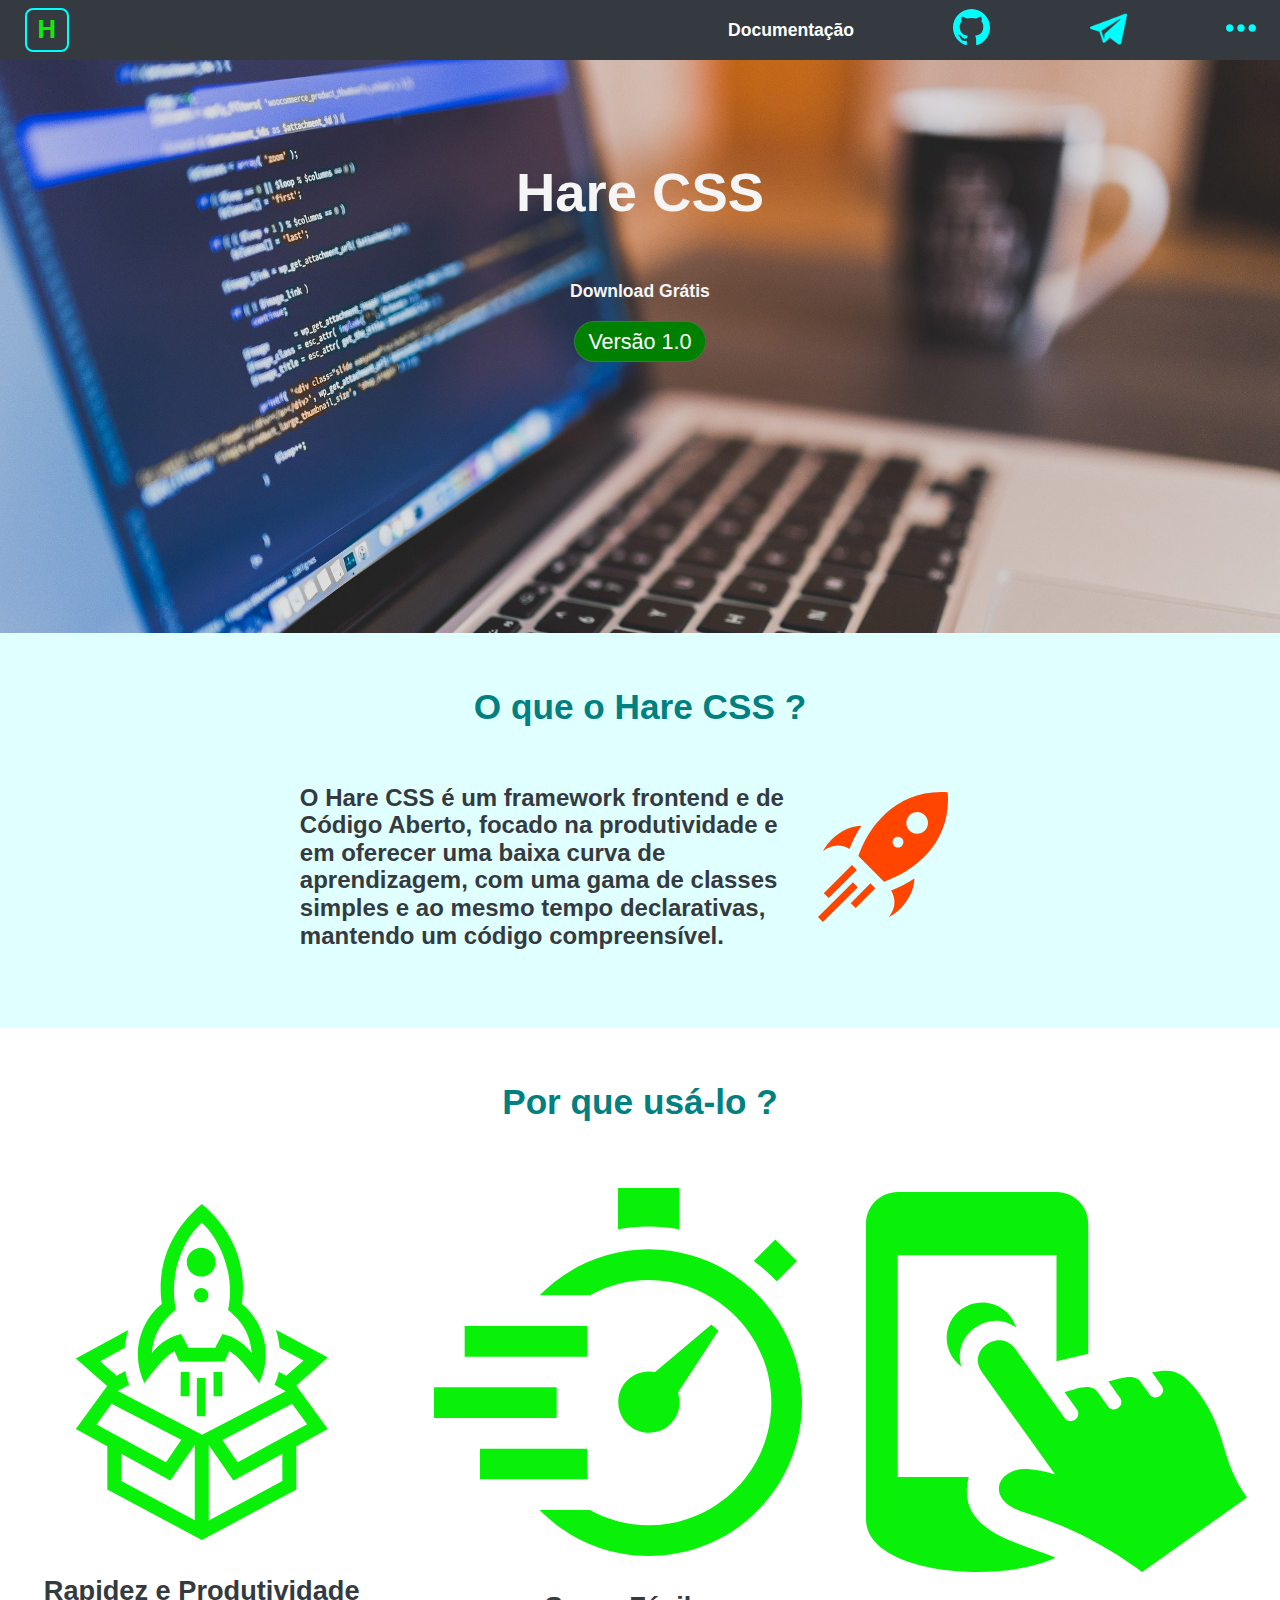
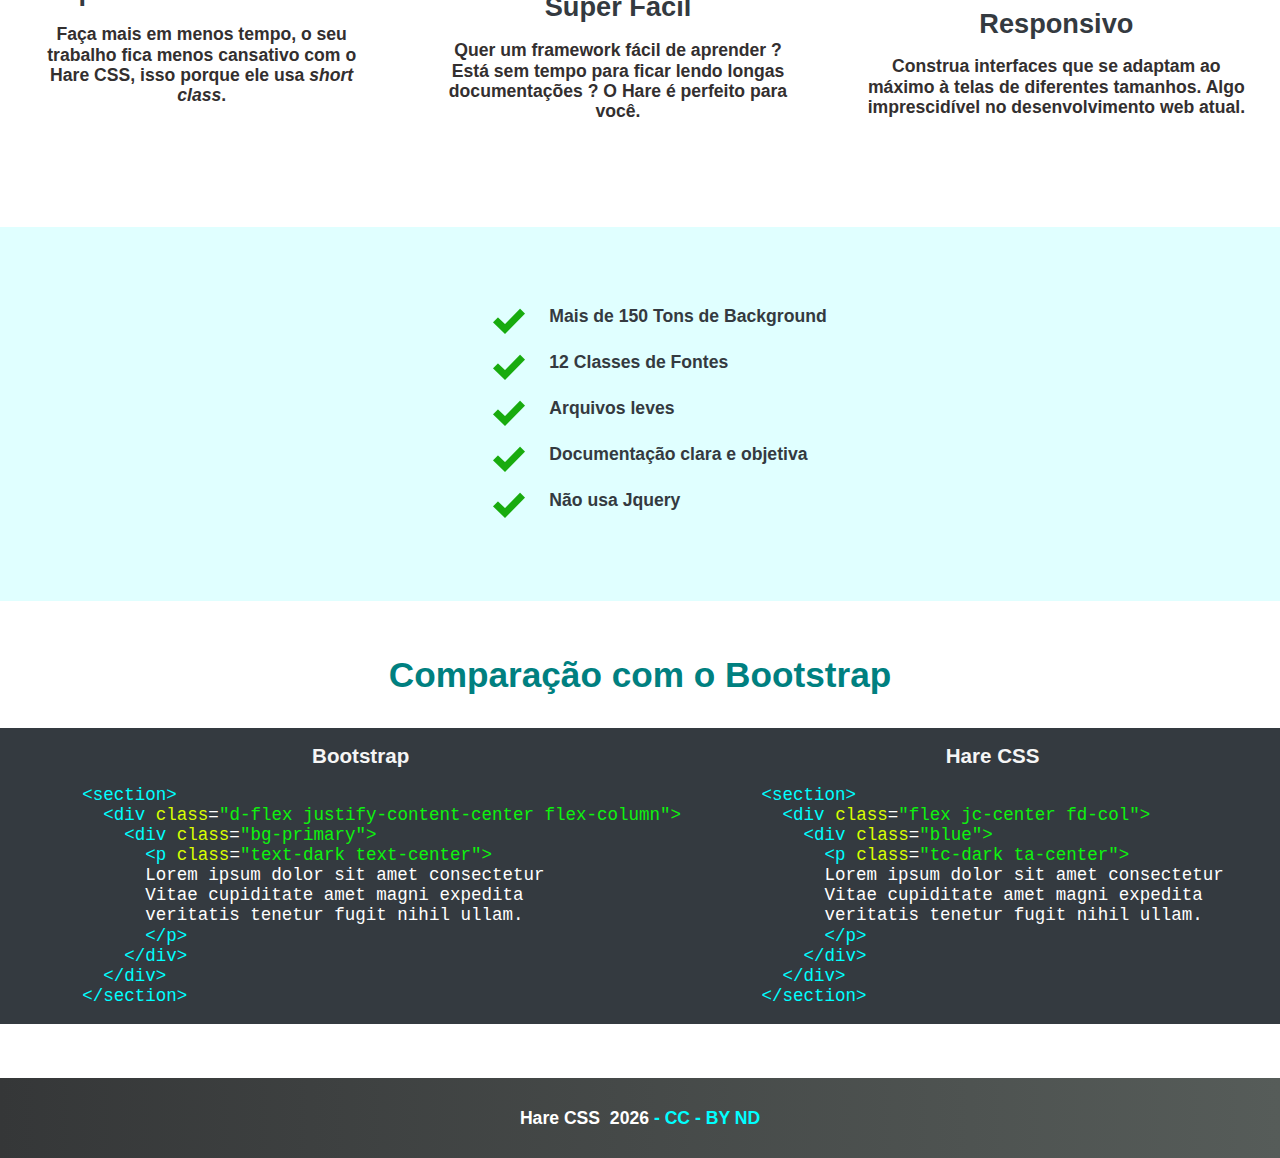
<file: index.html>
<html lang="pt-br">

<head>
    <!-- Global site tag (gtag.js) - Google Analytics -->
    <script async src="https://www.googletagmanager.com/gtag/js?id=UA-102330913-2"></script>
    <script>
        window.dataLayer = window.dataLayer || [];
        function gtag() { dataLayer.push(arguments); }
        gtag('js', new Date());

        gtag('config', 'UA-102330913-2');
    </script>

    <!-- Meta Tags -->
    <meta charset="UTF-8">
    <meta name="author" content="Genildo Lopes">
    <meta name="description" content="O Hare CSS é um framework frontend e de Código Aberto, focado na produtividade e em oferecer
        uma baixa curva de aprendizagem">
    <meta name="viewport" content="width=device-width, initial-scale=1.0">
    <meta http-equiv="X-UA-Compatible" content="ie=edge">

    <title>Hare CSS</title>
    <!-- CSS -->
    <link rel="stylesheet" href="css/normalize.css">
    <link rel="stylesheet" href="css/hare.css">
    <link rel="stylesheet" href="css/hare-colors.css">
    <link rel="stylesheet" href="css/style.css">
    <!-- Icons -->
    <link rel="stylesheet" href="https://fonts.googleapis.com/icon?family=Material+Icons">

    <link rel="shortcut icon" href="imgs/hare-icon.png" type="image/x-icon">

</head>

<body class="whitesmoke">
    <!-- Navbar -->
    <nav class="navbox dark">
        <!-- Brand - Logo -->
        <a href="index.html" class="nav-brand">
            <div class="box-logo">
                <span>H</span>
            </div>
        </a>

        <!-- Links -->
        <div class="nav-list">
            <ul>
                <li>
                    <a href="doc.html">Documentação</a>
                </li>
                <!--<li>
                    <a href="#">Apoie</a>
                </li>-->
                <!-- Github Logo -->
                <li class="lg-only">
                    <a href="https://github.com/GenildoLopes/Hare-UI">
                        <img src="imgs/github.svg" alt="Github Ícone">
                    </a>
                </li>
                <!-- Telegram Logo -->
                <li class="lg-only">
                    <a href="https://t.me/harecss">
                        <img src="imgs/telegram-48.png" style="height: 37px;" alt="Telegram Ícone">
                    </a>
                </li>
                <!-- Open Sidebar -->
                <li class="lg-only">
                    <img src="imgs/menu-round.svg" alt="" id="btn-menu-2">
                </li>
            </ul>
        </div>

        <!-- Button Open NavList -->
        <img src="imgs/menu-6.svg" class="open-menu" alt="Botão Abrir Menu">
    </nav>

    <!-- Aside List -->
    <aside class="sidebar fixed">
        <ul>
            <li>
                <a href="#heights">Alturas</a>
            </li>
            <li>
                <a href="#backgrounds">Backgrounds</a>
            </li>
            <li>
                <a href="#borders">Bordas</a>
            </li>
            <li>
                <a href="#border-radius">Border-Radius</a>
            </li>
            <li>
                <a href="#buttons">Botões</a>
            </li>
            <li>
                <a href="#cards">Cards</a>
            </li>
            <li>
                <a href="#columns">Colunas</a>
            </li>
            <li>
                <a href="#text-colors">Cores de Texto</a>
            </li>
            <li>
                <a href="#display">Display</a>
            </li>
            <li>
                <a href="#flexbox">Flexbox</a>
            </li>
            <li>
                <a href="#fonts">Fontes</a>
            </li>
            <li>
                <a href="#forms">Formulários</a>
            </li>
            <li>
                <a href="#images">Imagens</a>
            </li>
            <li>
                <a href="#links">Links</a>
            </li>
            <li>
                <a href="#margins">Margens / Paddings</a>
            </li>
            <li>
                <a href="#navbar">Navbar</a>
            </li>
            <li>
                <a href="#overflow">Overflow</a>
            </li>
            <li>
                <a href="#positions">Posições</a>
            </li>
            <li>
                <a href="#shadows">Sombras</a>
            </li>
            <li>
                <a href="#tables">Tabelas</a>
            </li>
            <li>
                <a href="#screens">Telas</a>
            </li>
        </ul>
    </aside>

    <!-- First Section -->
    <section class="section-1">
        <div class="w-100 pt-3 ta-center">
            <h1>Hare CSS</h1>
            <div class="m-1">
                <span>Download Grátis</span>
            </div>

            <!-- Btn for download page -->
            <a href="downloads.html">
                <button class="btn br-3 btn-lg green" id="btn-modal">Versão 1.0</button>
            </a>

        </div>
    </section>

    <!-- Section 2 -->
    <section class="light-cyan">
        <h2>O que o Hare CSS ?</h2>
        <div class="flex jc-center fd-sm-col pl-2 pr-2">
            <div class="fz-1h lg-40">
                <p class="p-sm-1">
                    O Hare CSS é um framework frontend e de Código Aberto, focado na produtividade e em oferecer
                    uma baixa curva de aprendizagem, com uma gama de classes simples e ao mesmo tempo declarativas,
                    mantendo um código compreensível.
                </p>
            </div>
            <div class="p-2 ml-sm-5">
                <img src="imgs/rocket-14.svg" alt="">
            </div>
        </div>
    </section>

    <!-- Section 3 (Features)-->
    <section id="cards">
        <h2>Por que usá-lo ?</h2>
        <!-- Cards -->
        <div class="box-card">
            <!-- Item 1 -->
            <div class="card-item">
                <img src="imgs/product-6.svg" alt="">
                <span>Rapidez e Produtividade</span>
                <p>
                    Faça mais em menos tempo, o seu trabalho fica menos cansativo com o Hare CSS, isso porque
                    ele usa <i>short class</i>.
                </p>
            </div>
            <!-- Item 2 -->
            <div class="card-item">
                <img src="imgs/time-19.svg" alt="">
                <span>Super Fácil</span>
                <p>
                    Quer um framework fácil de aprender ? Está sem tempo para ficar lendo longas documentações ? O Hare
                    é perfeito para você.
                </p>
            </div>
            <!-- Item 3 -->
            <div class="card-item">
                <img src="imgs/smartphone.svg" alt="">
                <span>Responsivo</span>
                <p>
                    Construa interfaces que se adaptam ao máximo à telas de diferentes tamanhos.
                    Algo imprescidível no desenvolvimento web atual.
                </p>
            </div>
        </div>
    </section>

    <!-- Section 4 -->
    <section class="light-cyan">
        <div class="flex fd-col centralize">
            <ul class="sec-4-list md-60 sm-90">
                <li>
                    <img src="imgs/checkmark-32.png" class="ckecks" alt="">
                    <span>Mais de 150 Tons de Background</span>
                </li>
                <li>
                    <img src="imgs/checkmark-32.png" class="ckecks" alt="">
                    <span>12 Classes de Fontes</span>
                </li>
                <li>
                    <img src="imgs/checkmark-32.png" class="ckecks" alt="">
                    <span>Arquivos leves</span>
                </li>
                <li>
                    <img src="imgs/checkmark-32.png" class="ckecks" alt="">
                    <span>Documentação clara e objetiva</span>
                </li>
                <li>
                    <img src="imgs/checkmark-32.png" class="ckecks" alt="">
                    <span>Não usa Jquery</span>
                </li>
            </ul>
        </div>
    </section>

    <!-- Section 5 -->
    <section class="sm-none">
        <h2>Comparação com o Bootstrap</h2>
        <div class="row fd-md-col jc-around pl-1 dark">
            <!-- Col 1 -->
            <div>
                <h3>Bootstrap</h3>

                <!-- Code -->
                <pre>
    <code class="tags-name">&lt;section&gt;</code>
      <code class="tags-name">&lt;div </code><code class="att-class">class</code><code class="equal">=</code><code class="class-name">&quot;d-flex justify-content-center flex-column&quot;&gt;</code>
        <code class="tags-name">&lt;div </code><code class="att-class">class</code><code
            class="equal">=</code><code class="class-name">&quot;bg-primary&quot;&gt;</code>
          <code class="tags-name">&lt;p </code><code class="att-class">class</code><code
          class="equal">=</code><code
          class="class-name">&quot;text-dark&nbsp;text-center&quot;&gt;</code>
          Lorem ipsum dolor sit amet consectetur
          Vitae cupiditate amet magni expedita
          veritatis tenetur fugit nihil ullam.
          <code class="tags-name">&lt;/p&gt;</code>
        <code class="tags-name">&lt;/div&gt;</code>
      <code class="tags-name">&lt;/div&gt;</code>
    <code class="tags-name">&lt;/section&gt;</code>
</pre>
                <!-- End Code -->
            </div>

            <!-- Col 2 -->
            <div class="pl-2 pr-2">
                <h3>Hare CSS</h3>

                <!-- Code -->
                <pre>
<code class="tags-name">&lt;section&gt;</code>
  <code class="tags-name">&lt;div </code><code class="att-class">class</code><code class="equal">=</code><code class="class-name">&quot;flex jc-center fd-col&quot;&gt;</code>
    <code class="tags-name">&lt;div </code><code class="att-class">class</code><code
        class="equal">=</code><code class="class-name">&quot;blue&quot;&gt;</code>
      <code class="tags-name">&lt;p </code><code class="att-class">class</code><code
      class="equal">=</code><code
      class="class-name">&quot;tc-dark&nbsp;ta-center&quot;&gt;</code>
      Lorem ipsum dolor sit amet consectetur
      Vitae cupiditate amet magni expedita
      veritatis tenetur fugit nihil ullam.
      <code class="tags-name">&lt;/p&gt;</code>
    <code class="tags-name">&lt;/div&gt;</code>
  <code class="tags-name">&lt;/div&gt;</code>
<code class="tags-name">&lt;/section&gt;</code>
</pre>
                <!-- End Code -->
            </div>
        </div>
    </section>
    <!-- Footer -->
    <footer class="h-5r">
        <div class="flex centralize vw-100 h-100 tc-white">
            <div class="flex">
                <span>Hare CSS &nbsp;</span>
                <span id="box-year"></span>
                <a href="">
                    <span>&nbsp;- CC - BY ND</span>
                </a>
            </div>
        </div>
    </footer>

    <!-- JS -->
    <script src="js/navbar.js"></script>
    <script src="js/script.js"></script>
    <script src="js/foot.js"></script>

</body>

</html>
</file>
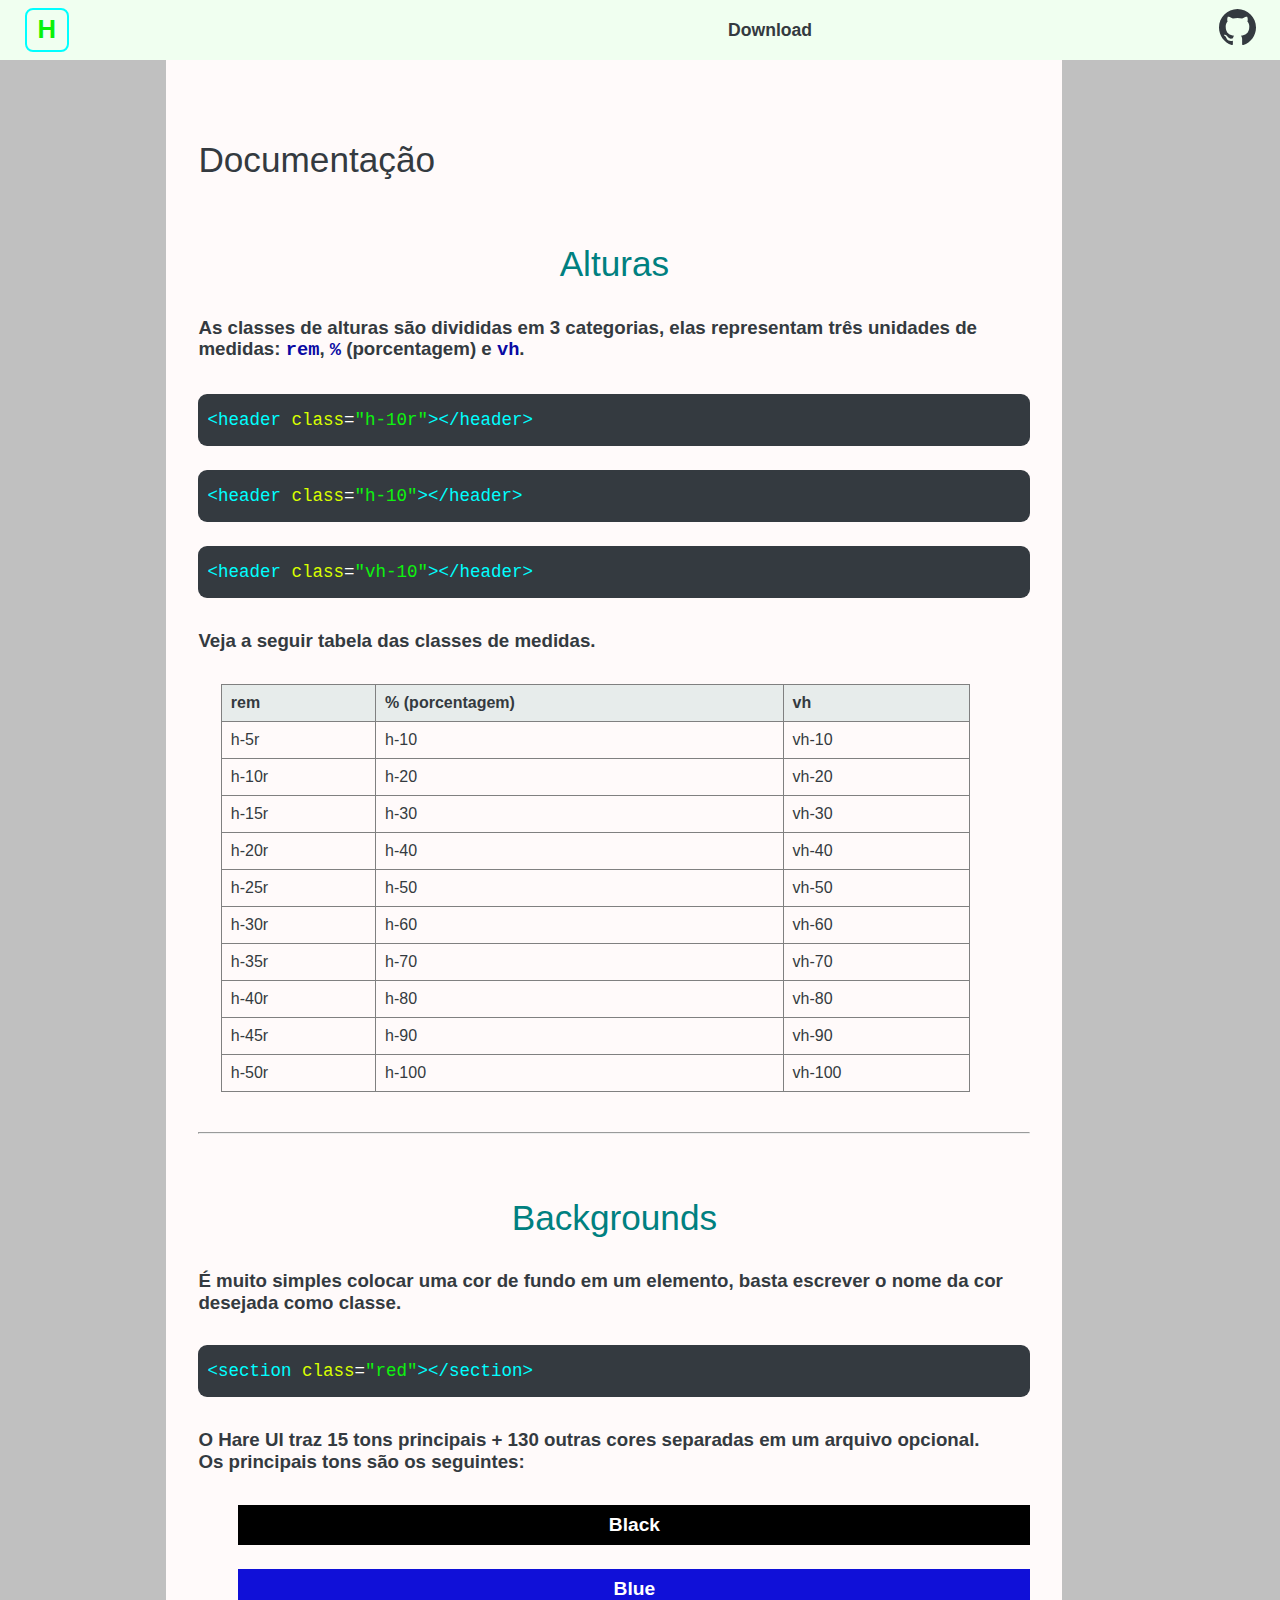
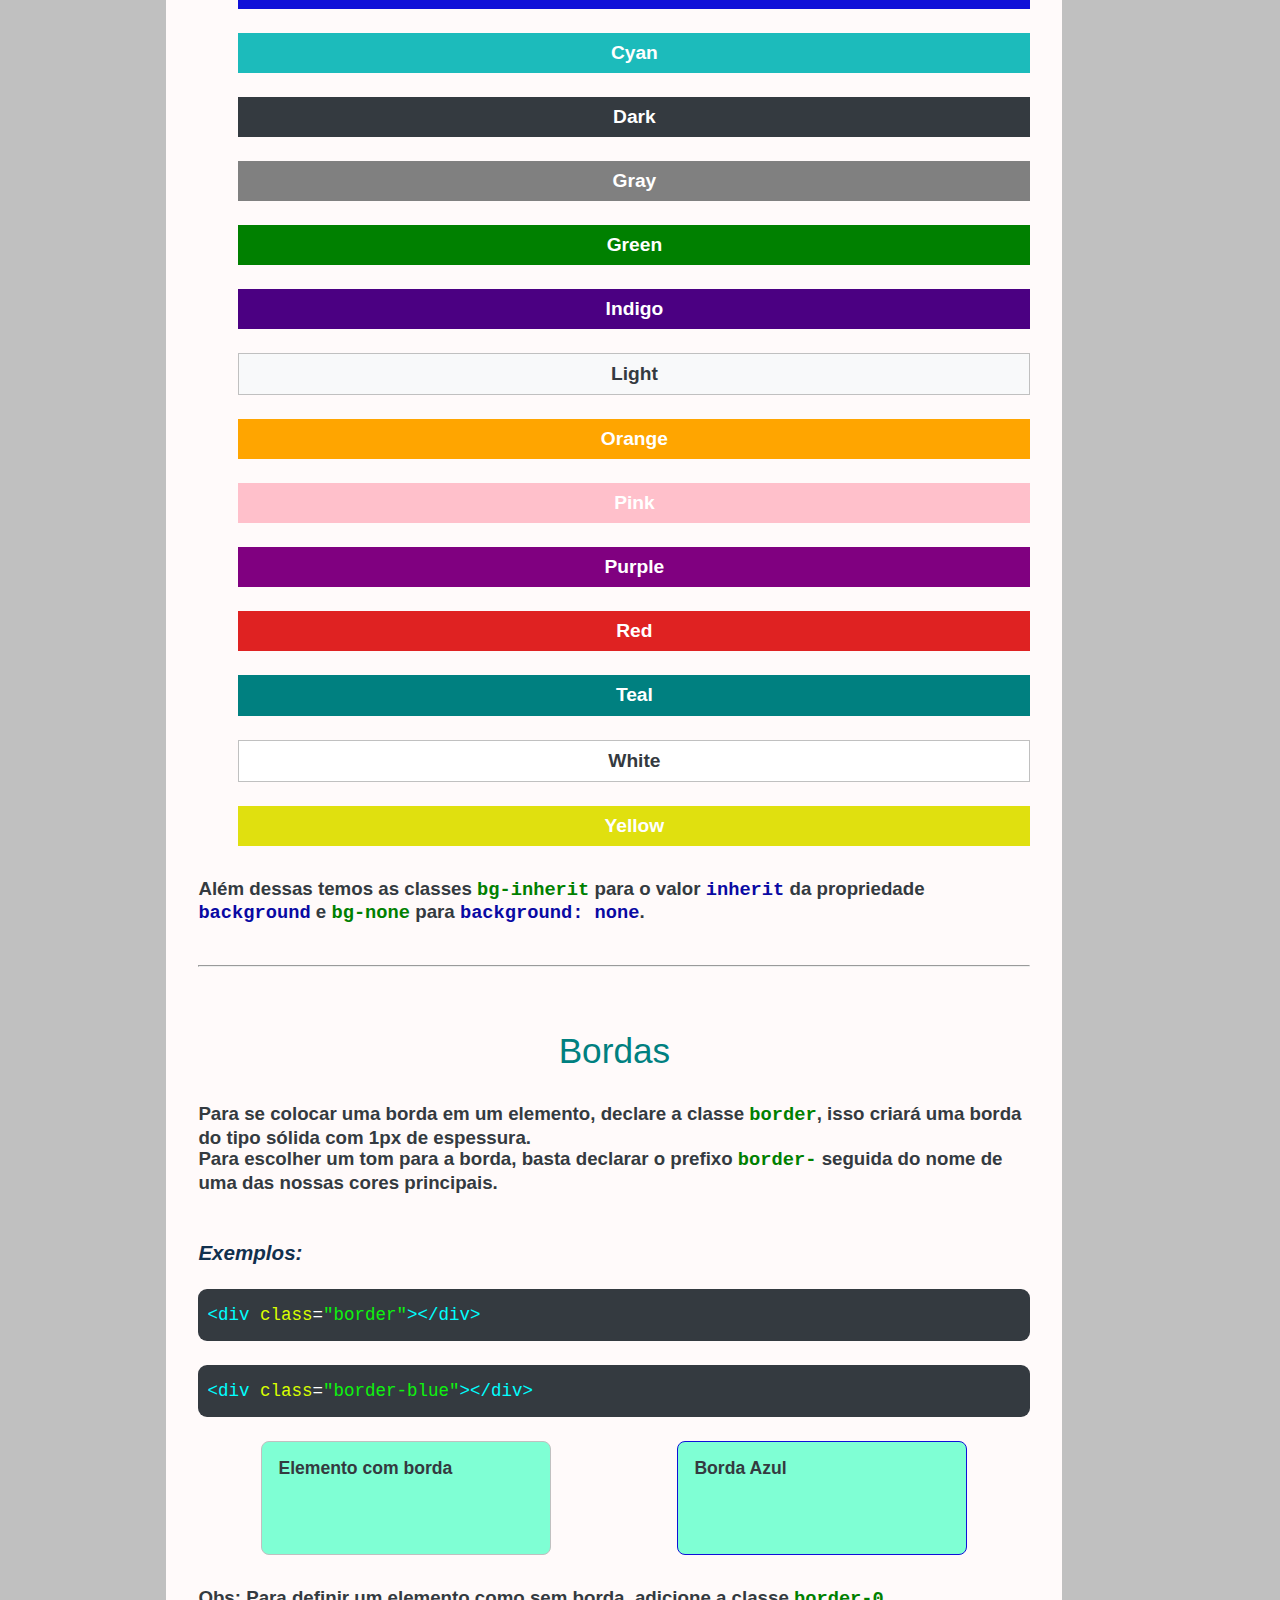
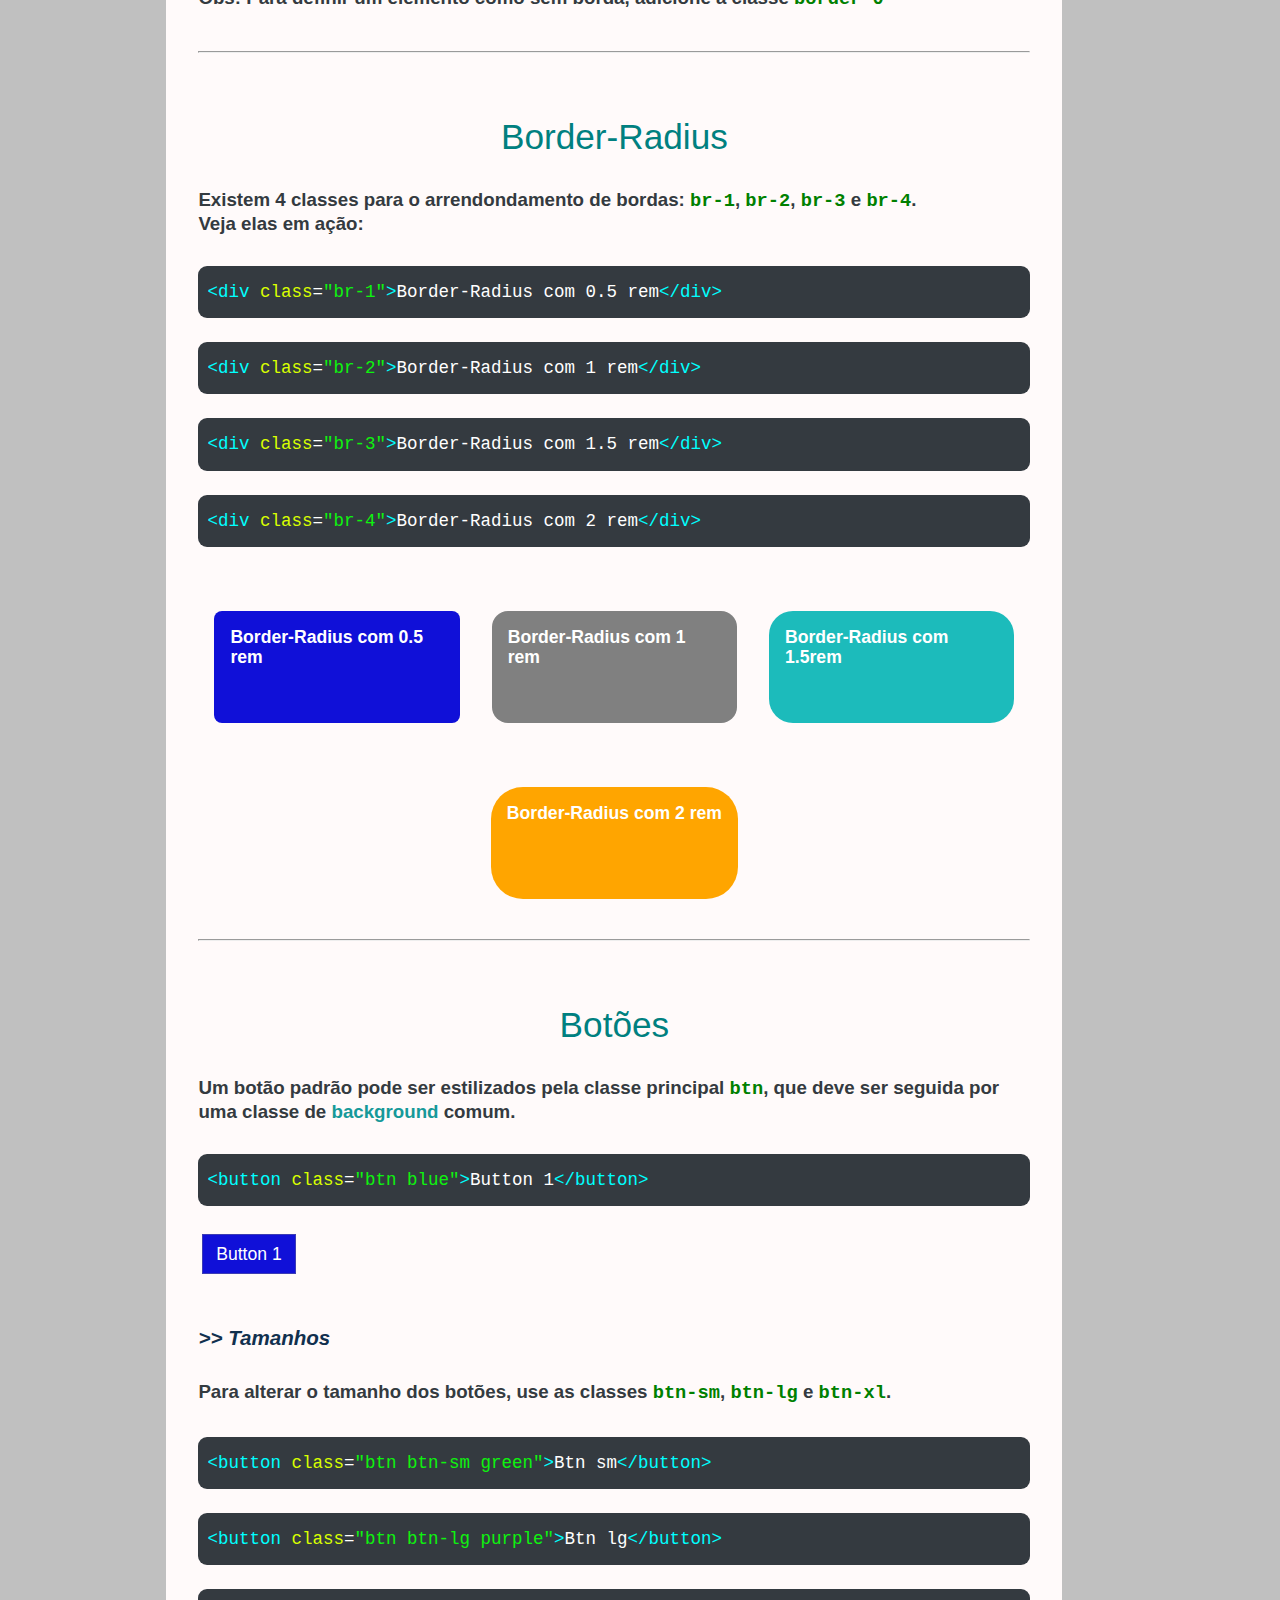
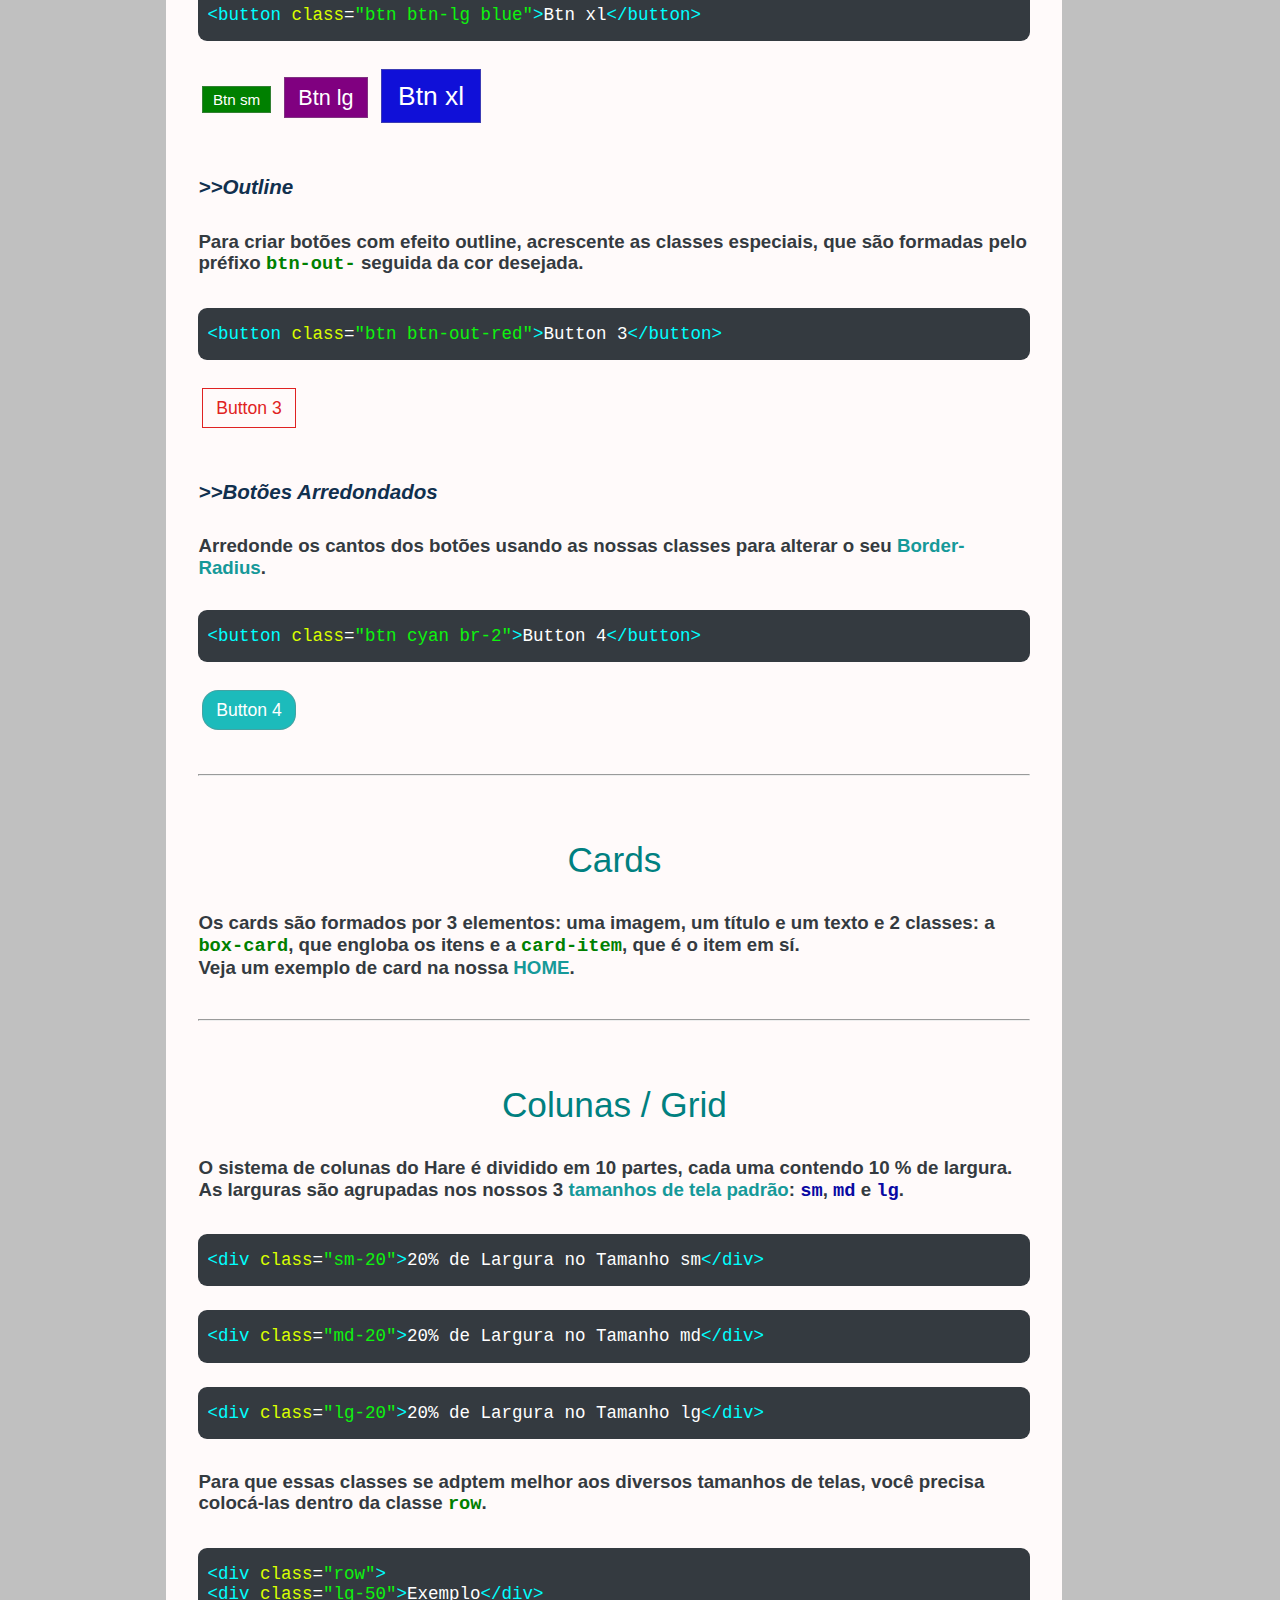
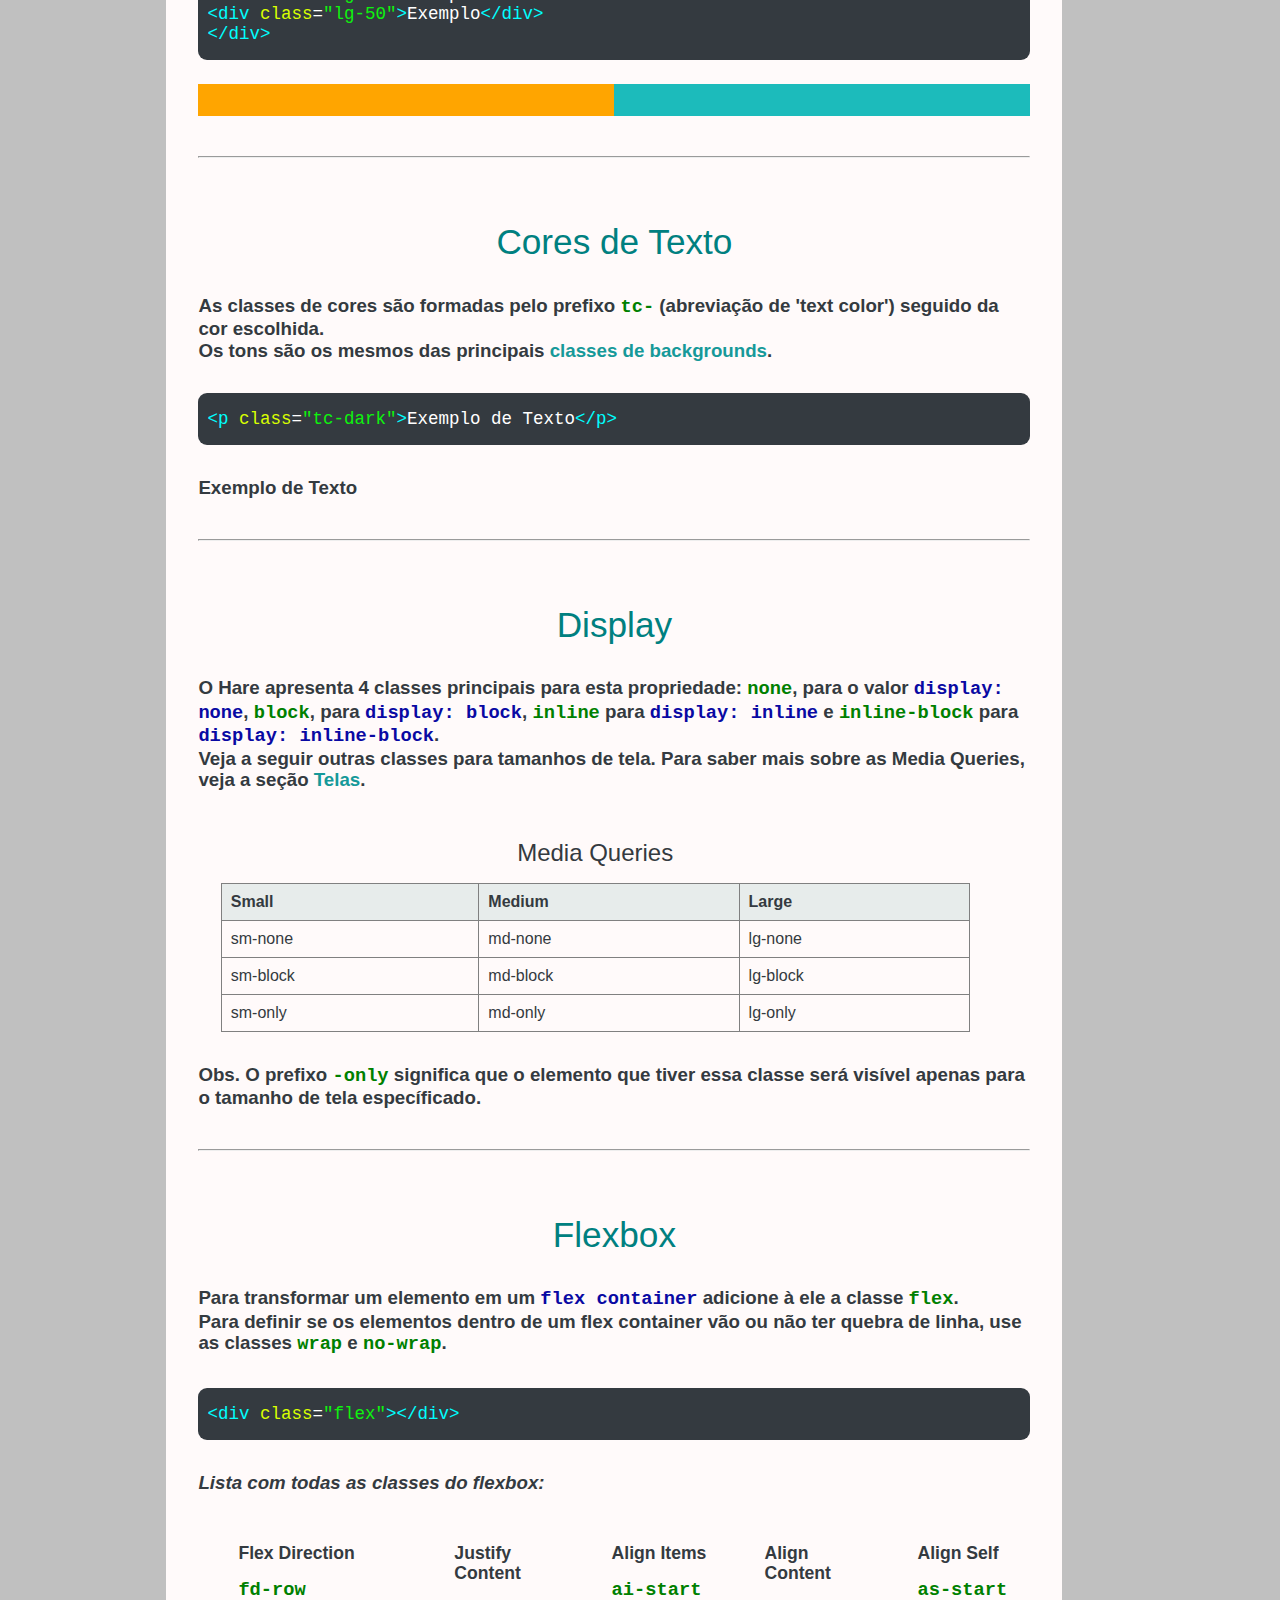
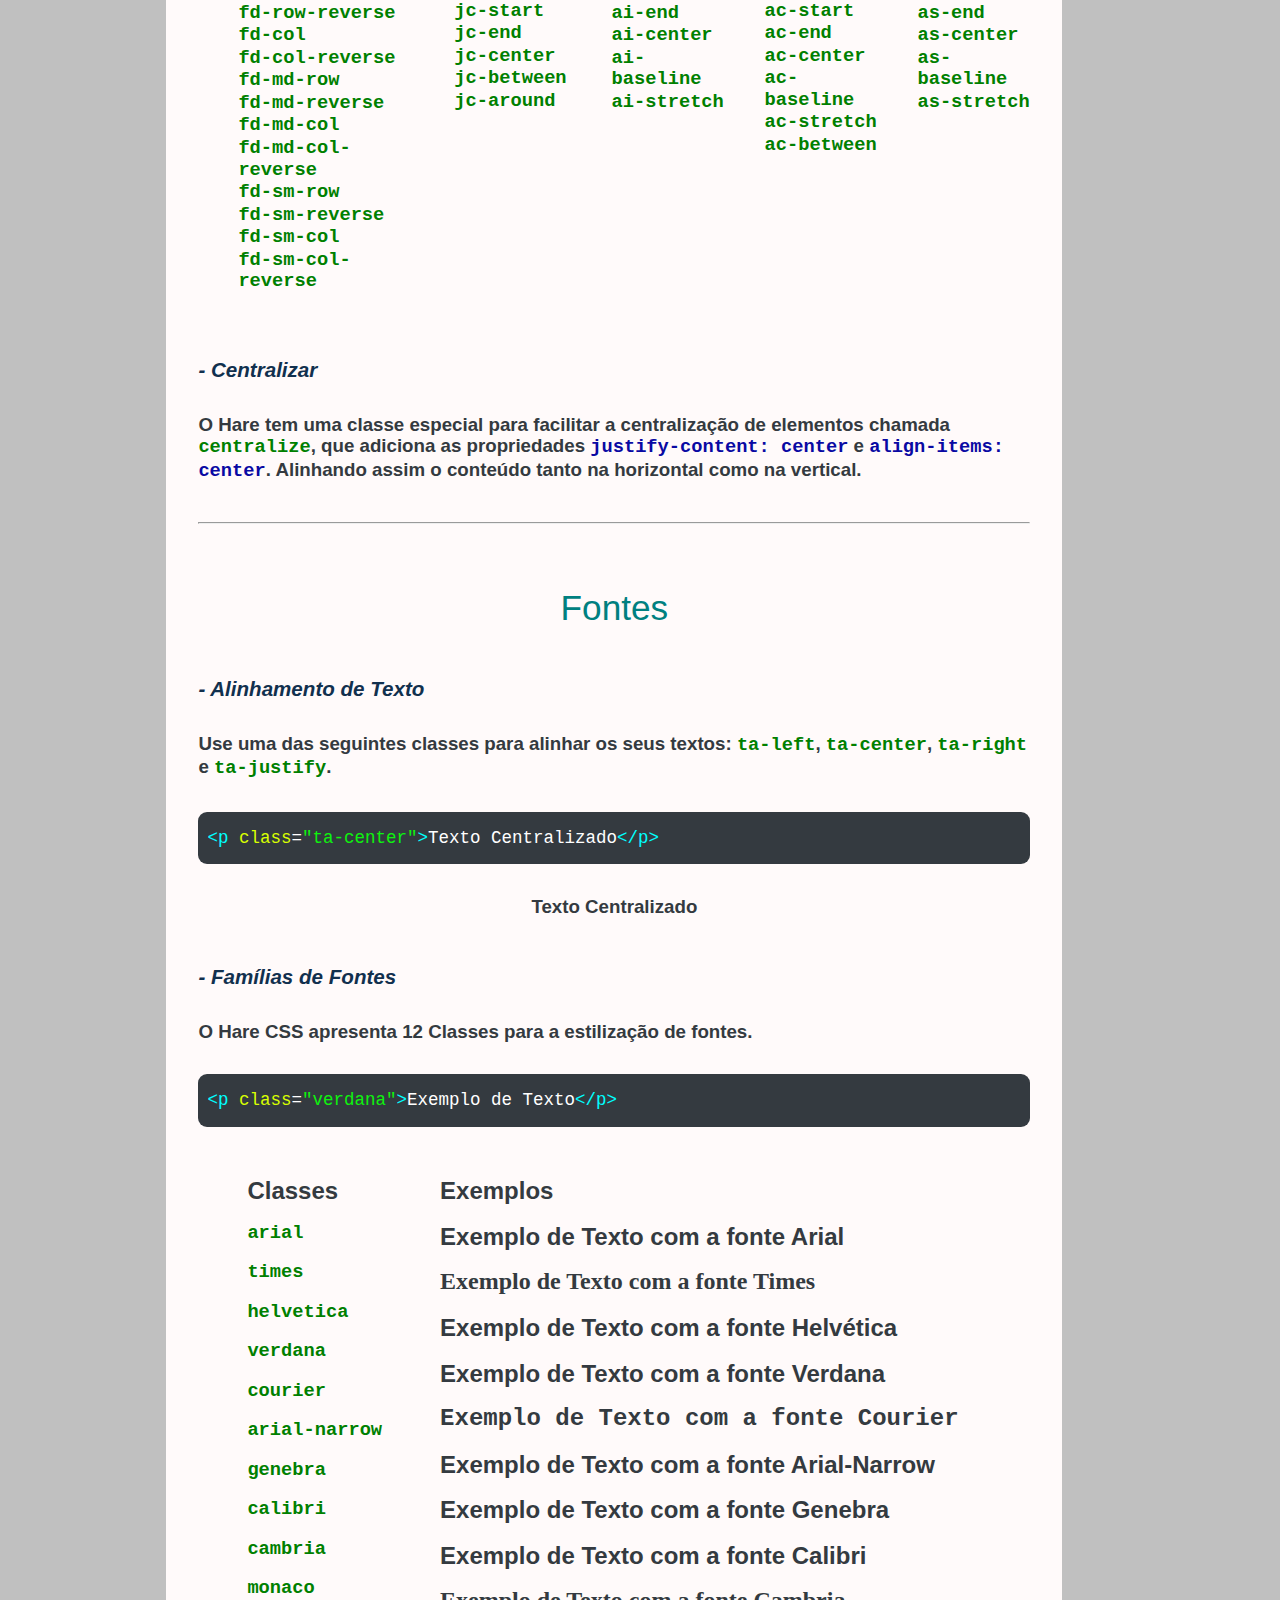
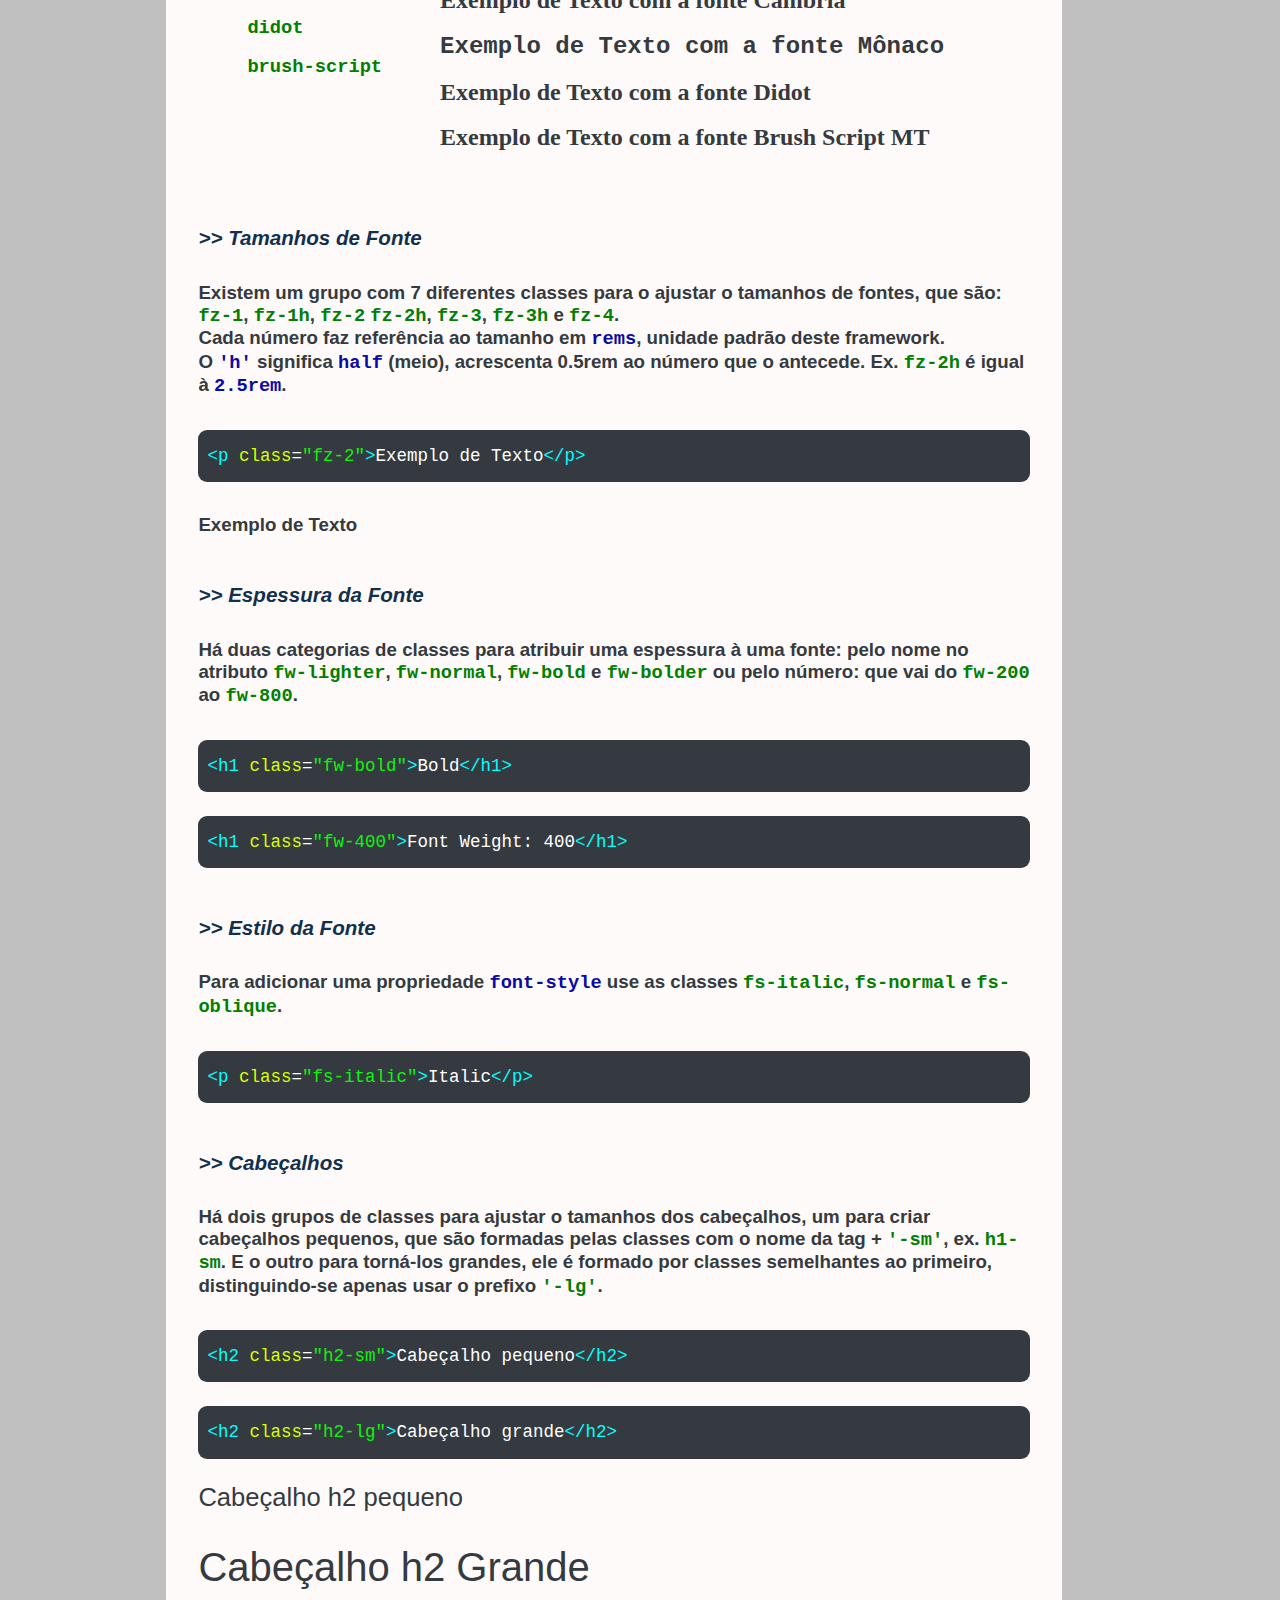
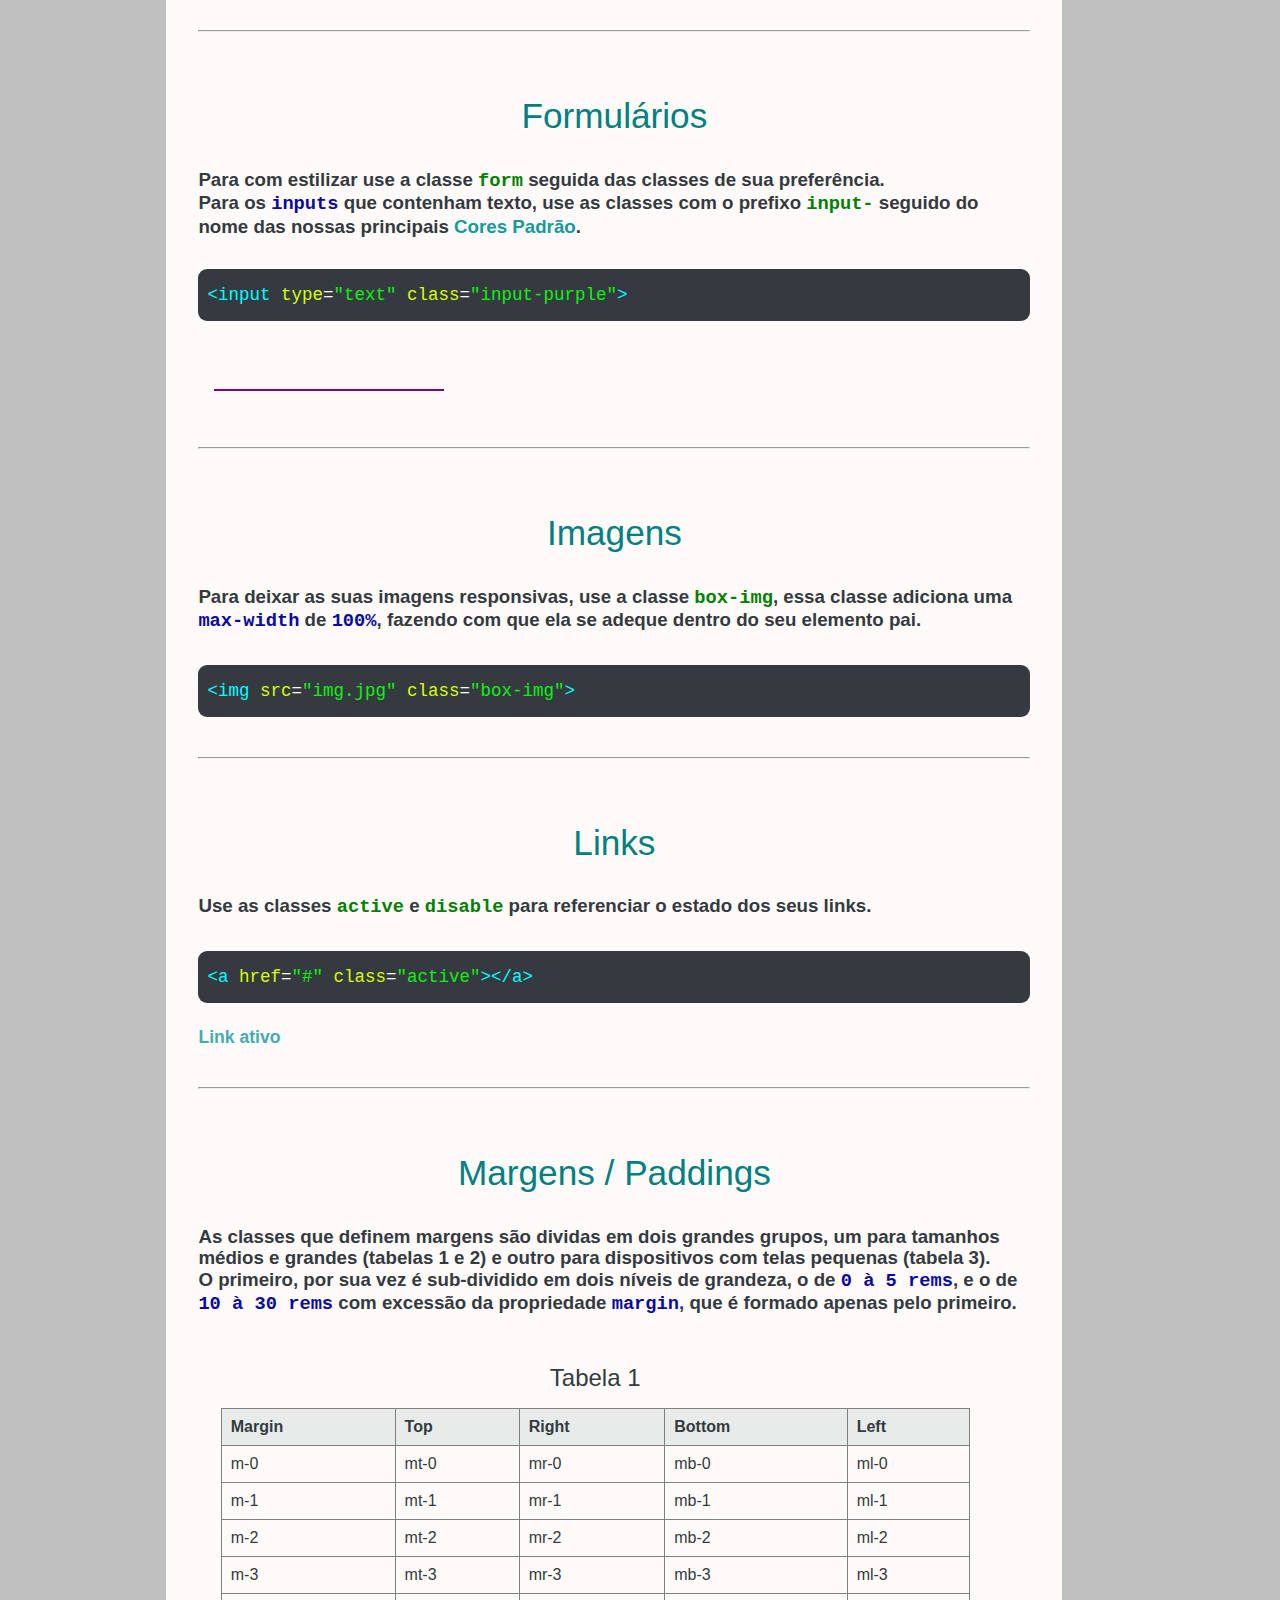
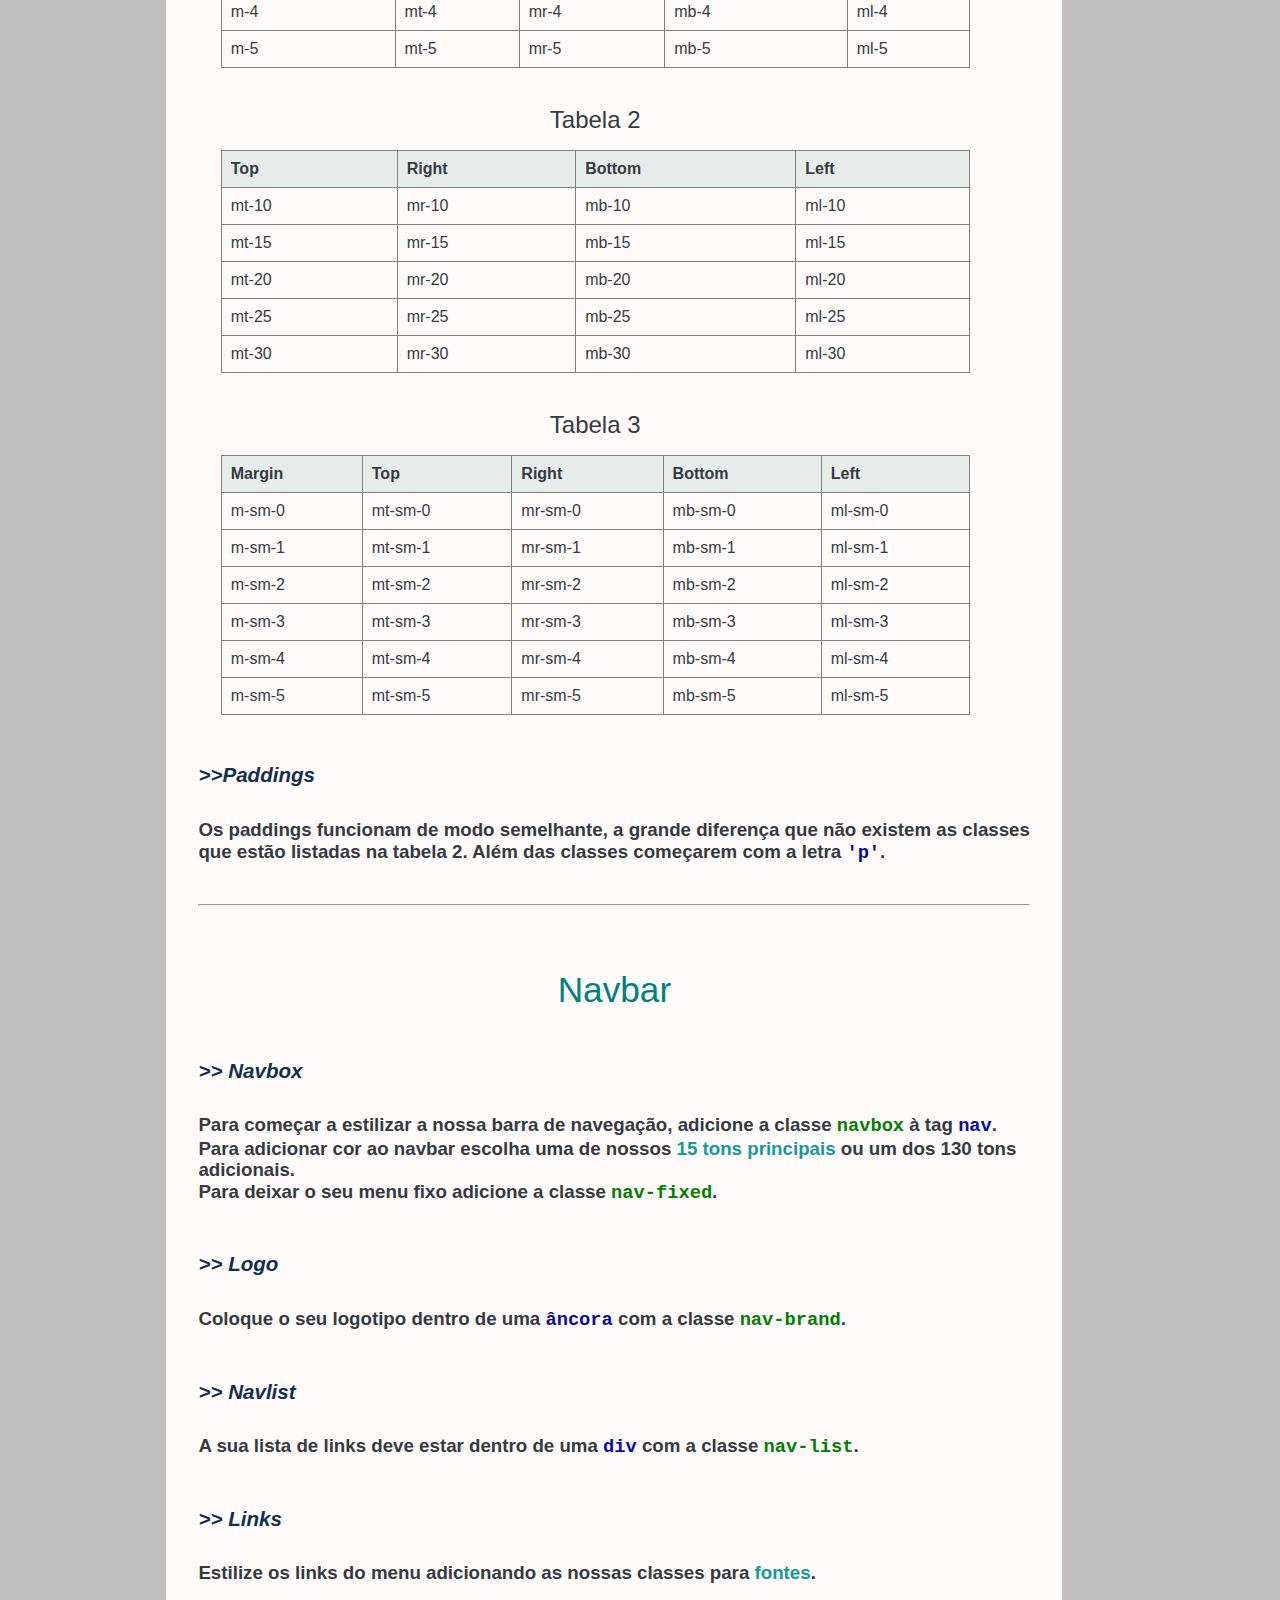
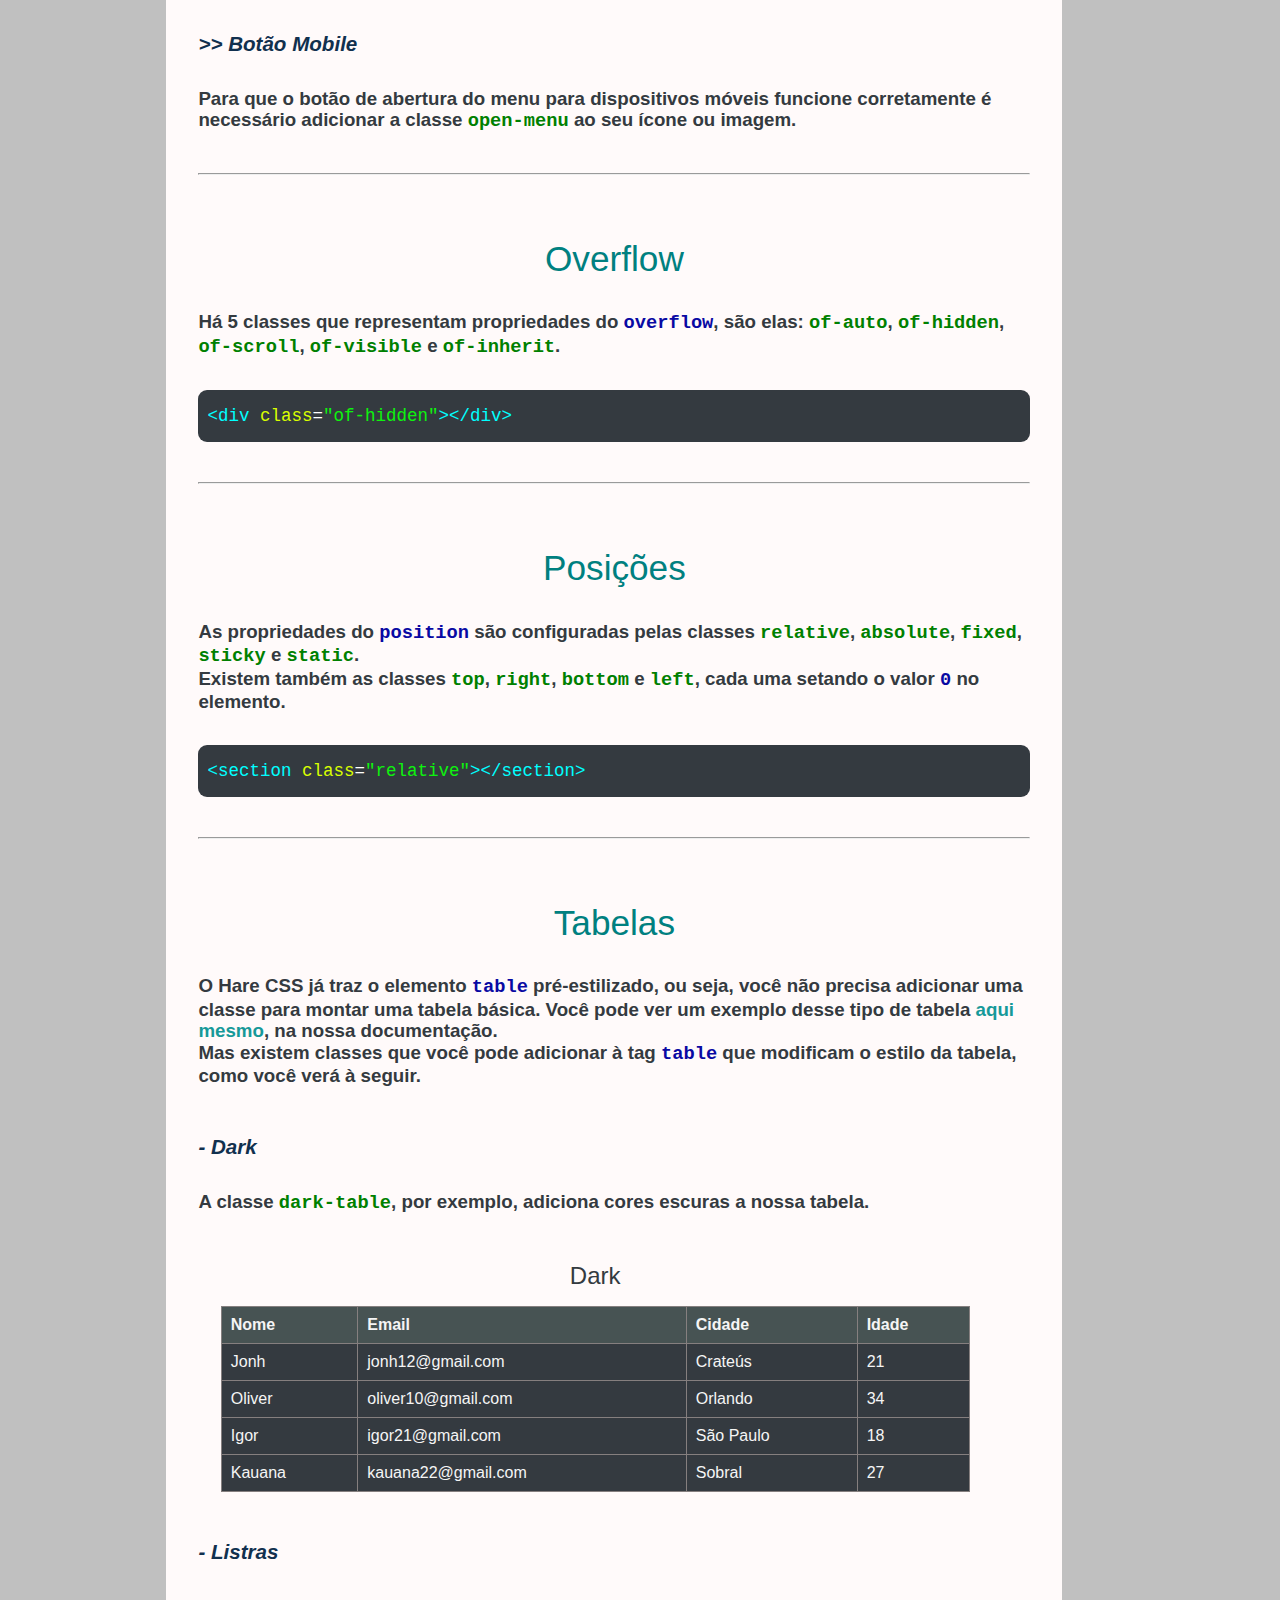
<file: doc.html>
<html lang="pt-br">

    <head>
        <!-- Global site tag (gtag.js) - Google Analytics -->
        <script async src="https://www.googletagmanager.com/gtag/js?id=UA-102330913-2"></script>
        <script>
        window.dataLayer = window.dataLayer || [];
        function gtag(){dataLayer.push(arguments);}
        gtag('js', new Date());
    
        gtag('config', 'UA-102330913-2');
        </script>
    
        <!-- Meta Tags -->
        <meta charset="UTF-8">
        <meta name="author" content="Genildo Lopes">
        <meta name="description" content="O Hare CSS é um framework frontend e de Código Aberto, focado na produtividade e em oferecer
        uma baixa curva de aprendizagem">
        <meta name="viewport" content="width=device-width, initial-scale=1.0">
        <meta http-equiv="X-UA-Compatible" content="ie=edge">
        
        <title>Hare CSS</title>
        <!-- CSS -->
        <link rel="stylesheet" href="css/normalize.css">
        <link rel="stylesheet" href="css/hare.css">
        <link rel="stylesheet" href="css/hare-colors.css">
        <link rel="stylesheet" href="css/style.css">
        <!-- Icons -->
        <link rel="stylesheet" href="https://fonts.googleapis.com/icon?family=Material+Icons">
    
        <link rel="shortcut icon" href="imgs/hare-icon.png" type="image/x-icon">
    
    </head>
<body class="silver">

<!-- Navbar -->
<nav class="navbox honey-dew">
<!-- Brand - Logo -->
<a href="#" class="nav-brand">
    <div class="box-logo">
        <span>H</span>
    </div>
</a>

<!-- Links -->
<div class="nav-list">
    <ul>
        <li>
            <a href="downloads.html" class="tc-dark">Download</a>
        </li>
        <li class="lg-only">
            <a href="https://github.com/GenildoLopes/Hare-UI">
                <img src="imgs/github-dark.svg" alt="Github Ícone">
            </a>
        </li>
    </ul>
</div>

<!-- Btn Open Menu Mob -->
<img src="imgs/menu-dark.svg" class="open-menu" alt="Botão Abrir Menu">
</nav>

<!-- Btn Aside -->
<img src="imgs/menu-10.png" id="btn-aside" alt="Botão Abrir Sidebar">

<!-- Aside List -->
<aside class="sidebar fixed" id="sidebar">
<ul>
    <li>
        <a href="#heights">Alturas</a>
    </li>
    <li>
        <a href="#backgrounds">Backgrounds</a>
    </li>
    <li>
        <a href="#borders">Bordas</a>
    </li>
    <li>
        <a href="#border-radius">Border-Radius</a>
    </li>
    <li>
        <a href="#buttons">Botões</a>
    </li>
    <li>
        <a href="#cards">Cards</a>
    </li>
    <li>
        <a href="#columns">Colunas</a>
    </li>
    <li>
        <a href="#text-colors">Cores de Texto</a>
    </li>
    <li>
        <a href="#display">Display</a>
    </li>
    <li>
        <a href="#flexbox">Flexbox</a>
    </li>
    <li>
        <a href="#fonts">Fontes</a>
    </li>
    <li>
        <a href="#forms">Formulários</a>
    </li>
    <li>
        <a href="#images">Imagens</a>
    </li>
    <li>
        <a href="#links">Links</a>
    </li>
    <li>
        <a href="#margins">Margens / Paddings</a>
    </li>
    <li>
        <a href="#navbar">Navbar</a>
    </li>
    <li>
        <a href="#overflow">Overflow</a>
    </li>
    <li>
        <a href="#positions">Posições</a>
    </li>
    <li>
        <a href="#shadows">Sombras</a>
    </li>
    <li>
        <a href="#tables">Tabelas</a>
    </li>
    <li>
        <a href="#screens">Telas</a>
    </li>
</ul>
</aside>
<!-- Content -->
<main class="main snow md-90 p-2">
<h1 class="mt-3 mb-3 fw-lighter">Documentação</h1>

<div class="box-item" id="heights">
    <h2>Alturas</h2>
    <p>
        As classes de alturas são divididas em 3 categorias, elas representam três unidades de medidas:
        <code class="prop-name">rem</code>, <code class="prop-name">%</code> (porcentagem) e <code class="prop-name">vh</code>.
    </p>
<pre>
<code class="tags-name">&lt;header </code><code class="att-class">class</code><code class="equal">=</code><code class="class-name">&quot;h-10r&quot;</code><code class="tags-name">&gt;</code><code class="tags-name">&lt;/header&gt;</code>
</pre>

<pre>
<code class="tags-name">&lt;header </code><code class="att-class">class</code><code class="equal">=</code><code class="class-name">&quot;h-10&quot;</code><code class="tags-name">&gt;</code><code class="tags-name">&lt;/header&gt;</code>
</pre>

<pre>
<code class="tags-name">&lt;header </code><code class="att-class">class</code><code class="equal">=</code><code class="class-name">&quot;vh-10&quot;</code><code class="tags-name">&gt;</code><code class="tags-name">&lt;/header&gt;</code>
</pre>

    <p>
        Veja a seguir tabela das classes de medidas.
    </p>

    <table>
        <thead>
            <tr>
                <th>rem</th>
                <th>% (porcentagem)</th>
                <th>vh</th>
            </tr>
        </thead>
        <tbody>
            <tr>
                <td>h-5r</td>
                <td>h-10</td>
                <td>vh-10</td>
            </tr>
            <tr>
                <td>h-10r</td>
                <td>h-20</td>
                <td>vh-20</td>
            </tr>
            <tr>
                <td>h-15r</td>
                <td>h-30</td>
                <td>vh-30</td>
            </tr>
            <tr>
                <td>h-20r</td>
                <td>h-40</td>
                <td>vh-40</td>
            </tr>
            <tr>
                <td>h-25r</td>
                <td>h-50</td>
                <td>vh-50</td>
            </tr>
            <tr>
                <td>h-30r</td>
                <td>h-60</td>
                <td>vh-60</td>
            </tr>
            <tr>
                <td>h-35r</td>
                <td>h-70</td>
                <td>vh-70</td>
            </tr>
            <tr>
                <td>h-40r</td>
                <td>h-80</td>
                <td>vh-80</td>
            </tr>
            <tr>
                <td>h-45r</td>
                <td>h-90</td>
                <td>vh-90</td>
            </tr>
            <tr>
                <td>h-50r</td>
                <td>h-100</td>
                <td>vh-100</td>
            </tr>
        </tbody>
    </table>

</div>

<hr>

<!-- Backgrounds -->
<div class="box-item" id="backgrounds">
    <h2>Backgrounds</h2>
    <p>
        É muito simples colocar uma cor de fundo em um elemento, basta escrever o nome da cor desejada como classe.
    </p>
    
<pre>
<code class="tags-name">&lt;section </code><code class="att-class">class</code><code class="equal">=</code><code class="class-name">&quot;red&quot;</code><code class="tags-name">&gt;</code><code class="tags-name">&lt;/section&gt;</code>
</pre>
    <p>
        O Hare UI traz 15 tons principais + 130 outras cores separadas em um arquivo opcional.<br>
        Os principais tons são os seguintes:
    </p>
    <ul class="back-list">
        <li class="black">Black</li>
        <li class="blue">Blue</li>
        <li class="cyan">Cyan</li>
        <li class="dark">Dark</li>
        <li class="gray">Gray</li>
        <li class="green">Green</li>
        <li class="indigo">Indigo</li>
        <li class="light tc-dark border">Light</li>
        <li class="orange">Orange</li>
        <li class="pink">Pink</li>
        <li class="purple">Purple</li>
        <li class="red">Red</li>
        <li class="teal">Teal</li>
        <li class="white tc-dark border">White</li>
        <li class="yellow">Yellow</li>
    </ul>

    <p>
        Além dessas temos as classes <code class="txt-class">bg-inherit</code> para o valor
        <code class="prop-name">inherit</code> da propriedade <code class="prop-name">background</code> e
        <code class="txt-class">bg-none</code> para <code class="prop-name">background: none</code>.
    </p>

    <hr>

<!-- Borders -->
<div class="box-item" id="borders">
    <h2>Bordas</h2>
    <p>
        Para se colocar uma borda em um elemento, declare a classe <code class="txt-class">border</code>,
        isso criará uma borda do tipo sólida com <span>1px</span> de espessura.<br>
        Para escolher um tom para a borda, basta declarar o prefixo <code class="txt-class">border-</code>
        seguida do nome de uma das nossas cores principais.
    </p>
    <h3>Exemplos:</h3>
<pre>
<code class="tags-name">&lt;div </code><code class="att-class">class</code><code class="equal">=</code><code class="class-name">&quot;border&quot;</code><code class="tags-name">&gt;</code><code class="tags-name">&lt;/div&gt;</code>
</pre>

<pre>
<code class="tags-name">&lt;div </code><code class="att-class">class</code><code class="equal">=</code><code class="class-name">&quot;border-blue&quot;</code><code class="tags-name">&gt;</code><code class="tags-name">&lt;/div&gt;</code>
</pre>
<!-- Border Examples -->
<div class="flex jc-around">
    <div class="aqua-marine border br-1 h-5r vw-20 p-1">
        <span >Elemento com borda</span>
    </div>

    <div class="aqua-marine border-blue br-1 h-5r vw-20 p-1">
        <span>Borda Azul</span>
    </div>
</div>

<p>
    <span>Obs:</span> Para definir um elemento como sem borda, adicione a classe <code class="txt-class">border-0</code>
</p>
</div>

<hr>

<!-- Border-Radius -->
<div class="box-item" id="border-radius">
    <h2>Border-Radius</h2>
    <p>
        Existem 4 classes para o arrendondamento de bordas: <code class="txt-class">br-1</code>, <code class="txt-class">br-2</code>,
        <code class="txt-class">br-3</code> e <code class="txt-class">br-4</code>.<br>
        Veja elas em ação:
    </p>
<pre>
<code class="tags-name">&lt;div </code><code class="att-class">class</code><code class="equal">=</code><code class="class-name">&quot;br-1&quot;</code><code class="tags-name">&gt;</code>Border-Radius com 0.5 rem<code class="tags-name">&lt;/div&gt;</code>
</pre>

<pre>
<code class="tags-name">&lt;div </code><code class="att-class">class</code><code class="equal">=</code><code class="class-name">&quot;br-2&quot;</code><code class="tags-name">&gt;</code>Border-Radius com 1 rem<code class="tags-name">&lt;/div&gt;</code>
</pre>

<pre>
<code class="tags-name">&lt;div </code><code class="att-class">class</code><code class="equal">=</code><code class="class-name">&quot;br-3&quot;</code><code class="tags-name">&gt;</code>Border-Radius com 1.5 rem<code class="tags-name">&lt;/div&gt;</code>
</pre>

<pre>
<code class="tags-name">&lt;div </code><code class="att-class">class</code><code class="equal">=</code><code class="class-name">&quot;br-4&quot;</code><code class="tags-name">&gt;</code>Border-Radius com 2 rem<code class="tags-name">&lt;/div&gt;</code>
</pre>
    <!-- BR Example -->
    <div class="flex jc-between tc-white mt-3">
        <div class="br-1 blue h-5r vw-20 p-1 m-1 ">Border-Radius com 0.5 rem</div>
        <div class="br-2 gray h-5r vw-20 p-1 m-1">Border-Radius com 1 rem</div>
        <div class="br-3 cyan h-5r vw-20 p-1 m-1">Border-Radius com 1.5rem</div>
    </div>
    <div class=" flex jc-center tc-white mt-3">
        <div class="br-4 orange h-5r p-1 pt-sm-1">Border-Radius com 2 rem</div>
    </div>

</div>

<hr>
<!-- Buttons -->
<div class="box-item" id="buttons">
    <h2>Botões</h2>
    <p>
        Um botão padrão pode ser estilizados pela classe principal <code class="txt-class">btn</code>,
        que deve ser seguida por uma classe de <a href="#backgrounds">background</a> comum.
    </p>
<pre>
<code class="tags-name">&lt;button </code><code class="att-class">class</code><code class="equal">=</code><code class="class-name">&quot;btn blue&quot;</code><code class="tags-name">&gt;</code>Button 1<code class="tags-name">&lt;/button&gt;</code>
</pre>
<button class="btn blue">Button 1</button>

<!-- Sizes Btn -->
<h3>>> Tamanhos</h3>
<p>
    Para alterar o <span>tamanho</span> dos botões, use as classes <code class="txt-class">btn-sm</code>, <code class="txt-class">btn-lg</code> e <code class="txt-class">btn-xl</code>.
</p>
<pre>
<code class="tags-name">&lt;button </code><code class="att-class">class</code><code class="equal">=</code><code class="class-name">&quot;btn btn-sm green&quot;</code><code class="tags-name">&gt;</code>Btn sm<code class="tags-name">&lt;/button&gt;</code>
</pre>

<pre>
<code class="tags-name">&lt;button </code><code class="att-class">class</code><code class="equal">=</code><code class="class-name">&quot;btn btn-lg purple&quot;</code><code class="tags-name">&gt;</code>Btn lg<code class="tags-name">&lt;/button&gt;</code>
</pre>

<pre>
<code class="tags-name">&lt;button </code><code class="att-class">class</code><code class="equal">=</code><code class="class-name">&quot;btn btn-lg blue&quot;</code><code class="tags-name">&gt;</code>Btn xl<code class="tags-name">&lt;/button&gt;</code>
</pre>
<!-- Sizes Example -->
<div class="">
    <button class="btn btn-sm green m-1">Btn sm</button>
    <button class="btn btn-lg purple m-1">Btn lg</button>
    <button class="btn btn-xl blue m-1">Btn xl</button>
</div>

<h3>>>Outline</h3>

<p>
    Para criar botões com efeito <span>outline</span>, acrescente as classes especiais, que são formadas pelo
    préfixo <code class="txt-class">btn-out-</code> seguida da cor desejada.
</p>
<pre>
<code class="tags-name">&lt;button </code><code class="att-class">class</code><code class="equal">=</code><code class="class-name">&quot;btn btn-out-red&quot;</code><code class="tags-name">&gt;</code>Button 3<code class="tags-name">&lt;/button&gt;</code>
</pre>
<button class="btn btn-out-red">Button 3</button>

<h3>>>Botões Arredondados</h3>

<p>
    Arredonde os cantos dos botões usando as nossas classes para alterar o seu <a href="#border-radius">
    Border-Radius</a>.
</p>
<pre>
<code class="tags-name">&lt;button </code><code class="att-class">class</code><code class="equal">=</code><code class="class-name">&quot;btn cyan br-2&quot;</code><code class="tags-name">&gt;</code>Button 4<code class="tags-name">&lt;/button&gt;</code>
</pre>
<button class="btn cyan br-2">Button 4</button>
</div>

<hr>

<!-- Cards -->
<div class="box-item" id="cards">
    <h2>Cards</h2>
    <p>
        Os cards são formados por 3 elementos: uma imagem, um título e um texto e 2 classes: a
        <code class="txt-class">box-card</code>, que engloba os itens e a <code class="txt-class">card-item</code>,
        que é o item em sí.<br>
        Veja um exemplo de card na nossa <a href="index.html#cards">HOME</a>.
    </p>
</div>

<hr>

<!-- Colunas -->

<div class="box-item" id="columns">
    <h2>Colunas / Grid</h2>
    <p>
        O sistema de colunas do Hare é dividido em 10 partes, cada uma contendo 10 % de largura.<br>
        As larguras são agrupadas nos nossos 3 <a href="#screens">tamanhos de tela padrão</a>: <code class="prop-name">sm</code>,
        <code class="prop-name">md</code> e <code class="prop-name">lg</code>.
    </p>
<pre>
<code class="tags-name">&lt;div </code><code class="att-class">class</code><code class="equal">=</code><code class="class-name">&quot;sm-20&quot;</code><code class="tags-name">&gt;</code>20% de Largura no Tamanho sm<code class="tags-name">&lt;/div&gt;</code>
</pre>

<pre>
<code class="tags-name">&lt;div </code><code class="att-class">class</code><code class="equal">=</code><code class="class-name">&quot;md-20&quot;</code><code class="tags-name">&gt;</code>20% de Largura no Tamanho md<code class="tags-name">&lt;/div&gt;</code>
</pre>

<pre>
<code class="tags-name">&lt;div </code><code class="att-class">class</code><code class="equal">=</code><code class="class-name">&quot;lg-20&quot;</code><code class="tags-name">&gt;</code>20% de Largura no Tamanho lg<code class="tags-name">&lt;/div&gt;</code>
</pre>

<p>
    Para que essas classes se adptem melhor aos diversos tamanhos de telas, você precisa
    colocá-las dentro da classe <code class="txt-class">row</code>.
</p>

<pre>
<code class="tags-name">&lt;div </code><code class="att-class">class</code><code class="equal">=</code><code class="class-name">&quot;row&quot;</code><code class="tags-name">&gt;</code>
<code class="tags-name">&lt;div </code><code class="att-class">class</code><code class="equal">=</code><code class="class-name">&quot;lg-50&quot;</code><code class="tags-name">&gt;</code>Exemplo<code class="tags-name">&lt;/div&gt;</code>
<code class="tags-name">&lt;div </code><code class="att-class">class</code><code class="equal">=</code><code class="class-name">&quot;lg-50&quot;</code><code class="tags-name">&gt;</code>Exemplo<code class="tags-name">&lt;/div&gt;</code>
<code class="tags-name">&lt;/div&gt;</code>
</pre>

<div class="row">
    <div class="lg-50 pt-1 pb-1 orange"></div>
    <div class="lg-50 pt-1 pb-1 cyan"></div>
</div>

</div>

<hr>


<!-- Text Color -->
<div class="box-item" id="text-colors">
    <h2>Cores de Texto</h2>
    <p>
        As classes de cores são formadas pelo prefixo <code class="txt-class">tc-</code> (abreviação de 'text color')
        seguido da cor escolhida.<br>
        Os tons são os mesmos das principais <a href="#backgrounds">classes de backgrounds</a>.
    </p>
<pre>
<code class="tags-name">&lt;p </code><code class="att-class">class</code><code class="equal">=</code><code class="class-name">&quot;tc-dark&quot;</code><code class="tags-name">&gt;</code>Exemplo de Texto<code class="tags-name">&lt;/p&gt;</code>
</pre>
<p class="tc-dark">Exemplo de Texto</p>

</div>

<hr>

<div class="box-item" id="display">
    <h2>Display</h2>
    <p>
        O Hare apresenta 4 classes principais para esta propriedade: <code class="txt-class">none</code>, para
        o valor <code class="prop-name">display: none</code>, <code class="txt-class">block</code>, para
        <code class="prop-name">display: block</code>, <code class="txt-class">inline</code> para
        <code class="prop-name">display: inline</code> e <code class="txt-class">inline-block</code> para
        <code class="prop-name">display: inline-block</code>.<br>
        Veja a seguir outras classes para tamanhos de tela. Para saber mais sobre as <span>Media Queries,</span>
        veja a seção <a href="#screens">Telas</a>.
    </p>
    <table>
        <caption class="fz-1h">Media Queries</caption>
        <thead>
            <tr>
                <th>Small</th>
                <th>Medium</th>
                <th>Large</th>
            </tr>
        </thead>
        <tbody>
            <tr>
                <td>sm-none</td>
                <td>md-none</td>
                <td>lg-none</td>
            </tr>
            <tr>
                <td>sm-block</td>
                <td>md-block</td>
                <td>lg-block</td>
            </tr>
            <tr>
                <td>sm-only</td>
                <td>md-only</td>
                <td>lg-only</td>
            </tr>
        </tbody>
    </table>

    <p>
        <span>Obs.</span> O prefixo <code class="txt-class">-only</code> significa que o elemento que tiver
        essa classe será visível apenas para o tamanho de tela específicado.
    </p>

</div>

<hr>

<div class="box-item" id="flexbox">
    <h2>Flexbox</h2>
    <p>
        Para transformar um elemento em um <code class="prop-name">flex container</code> adicione à ele
        a classe <code class="txt-class">flex</code>.
        <br>Para definir se os elementos dentro de um flex container vão ou não ter quebra de linha, use as classes <code class="txt-class">wrap</code> e <code class="txt-class">no-wrap</code>.
    </p>
<pre>
<code class="tags-name">&lt;div </code><code class="att-class">class</code><code class="equal">=</code><code class="class-name">&quot;flex&quot;</code><code class="tags-name">&gt;</code><code class="tags-name">&lt;/div&gt;</code>
</pre>
    <p>
        <i>Lista com todas as classes do flexbox:</i>
    </p>
    <div class="flex">
        <div>
            <ul class="fd-list">
                <li class="mb-1">Flex Direction</li>
                <li><code class="txt-class">fd-row</code></li>
                <li><code class="txt-class">fd-row-reverse</code></li>
                <li><code class="txt-class">fd-col</code></li>
                <li><code class="txt-class">fd-col-reverse</code></li>
                <li><code class="txt-class">fd-md-row</code></li>
                <li><code class="txt-class">fd-md-reverse</code></li>
                <li><code class="txt-class">fd-md-col</code></li>
                <li><code class="txt-class">fd-md-col-reverse</code></li>
                <li><code class="txt-class">fd-sm-row</code></li>
                <li><code class="txt-class">fd-sm-reverse</code></li>
                <li><code class="txt-class">fd-sm-col</code></li>
                <li><code class="txt-class">fd-sm-col-reverse</code></li>
            </ul class="m-sm-0">
        </div>
        <div>
            <ul>
                <li class="mb-1">Justify Content</li>
                <li><code class="txt-class">jc-start</code></li>
                <li><code class="txt-class">jc-end</code></li>
                <li><code class="txt-class">jc-center</code></li>
                <li><code class="txt-class">jc-between</code></li>
                <li><code class="txt-class">jc-around</code></li>
            </ul>
        </div>
        <div>
            <ul>
                <li class="mb-1">Align Items</li>
                <li><code class="txt-class">ai-start</code></li>
                <li><code class="txt-class">ai-end</code></li>
                <li><code class="txt-class">ai-center</code></li>
                <li><code class="txt-class">ai-baseline</code></li>
                <li><code class="txt-class">ai-stretch</code></li>
            </ul>
        </div>
        <div>
            <ul>
                <li class="mb-1">Align Content</li>
                <li><code class="txt-class">ac-start</code></li>
                <li><code class="txt-class">ac-end</code></li>
                <li><code class="txt-class">ac-center</code></li>
                <li><code class="txt-class">ac-baseline</code></li>
                <li><code class="txt-class">ac-stretch</code></li>
                <li><code class="txt-class">ac-between</code></li>
            </ul>
        </div>
        <div>
            <ul>
                <li class="mb-1">Align Self</li>
                <li><code class="txt-class">as-start</code></li>
                <li><code class="txt-class">as-end</code></li>
                <li><code class="txt-class">as-center</code></li>
                <li><code class="txt-class">as-baseline</code></li>
                <li><code class="txt-class">as-stretch</code></li>
            </ul>
        </div>
    </div>
    <h3>- Centralizar</h3>
    <p>
        O Hare tem uma classe especial para facilitar a <a href=""></a> centralização de elementos chamada
        <code class="txt-class">centralize</code>, que adiciona as propriedades
        <code class="prop-name">justify-content: center</code> e <code class="prop-name">align-items: center</code>.
        Alinhando assim o conteúdo tanto na horizontal como na vertical.
    </p>
</div>

<hr>

<div class="box-item" id="fonts">
    <h2>Fontes</h2>

    <h3>- Alinhamento de Texto</h3>
    <p>
        Use uma das seguintes classes para alinhar os seus textos: <code class="txt-class">ta-left</code>,
        <code class="txt-class">ta-center</code>, <code class="txt-class">ta-right</code> e <code class="txt-class">ta-justify</code>.
    </p>
<pre>
<code class="tags-name">&lt;p </code><code class="att-class">class</code><code class="equal">=</code><code class="class-name">&quot;ta-center&quot;</code><code class="tags-name">&gt;</code>Texto Centralizado<code class="tags-name">&lt;/p&gt;</code>
</pre>

    <p class="ta-center">Texto Centralizado</p>

    <h3>- Famílias de Fontes</h3>
    <p>
        O Hare CSS apresenta 12 Classes para a estilização de fontes.
    </p>
<pre>
<code class="tags-name">&lt;p </code><code class="att-class">class</code><code class="equal">=</code><code class="class-name">&quot;verdana&quot;</code><code class="tags-name">&gt;</code>Exemplo de Texto<code class="tags-name">&lt;/p&gt;</code>
</pre>

<div class="flex">
    <!-- Class Names -->
    <ul class="font-list">
        <li class="fz-1h">Classes</li>
        <li class="txt-class">arial</li>
        <li class="txt-class">times</li>
        <li class="txt-class">helvetica</li>
        <li class="txt-class">verdana</li>
        <li class="txt-class">courier</li>
        <li class="txt-class">arial-narrow</li>
        <li class="txt-class">genebra</li>
        <li class="txt-class">calibri</li>
        <li class="txt-class">cambria</li>
        <li class="txt-class">monaco</li>
        <li class="txt-class">didot</li>
        <li class="txt-class">brush-script</li>
    </ul>

    <ul class="font-list">
        <!-- Text Example -->
        <li class="fz-1h">Exemplos</li>
        <li class="arial fz-1h">Exemplo de Texto com a fonte Arial</li>
        <li class="times fz-1h">Exemplo de Texto com a fonte Times</li>
        <li class="helvetica fz-1h">Exemplo de Texto com a fonte Helvética</li>
        <li class="verdana fz-1h">Exemplo de Texto com a fonte Verdana</li>
        <li class="courier fz-1h">Exemplo de Texto com a fonte Courier</li>
        <li class="arial-narrow fz-1h">Exemplo de Texto com a fonte Arial-Narrow</li>
        <li class="genebra fz-1h">Exemplo de Texto com a fonte Genebra</li>
        <li class="calibri fz-1h">Exemplo de Texto com a fonte Calibri</li>
        <li class="cambria fz-1h">Exemplo de Texto com a fonte Cambria</li>
        <li class="monaco fz-1h">Exemplo de Texto com a fonte Mônaco</li>
        <li class="didot fz-1h">Exemplo de Texto com a fonte Didot</li>
        <li class="brush-script fz-1h">Exemplo de Texto com a fonte Brush Script MT</li>
    </ul>
</div>

<h3>>> Tamanhos de Fonte</h3>
<p>
    Existem um grupo com 7 diferentes classes para o ajustar o tamanhos de fontes, que são:<br>
    <code class="txt-class">fz-1</code>, <code class="txt-class">fz-1h</code>, <code class="txt-class">fz-2</code>
    <code class="txt-class">fz-2h</code>, <code class="txt-class">fz-3</code>, <code class="txt-class">fz-3h</code> e
    <code class="txt-class">fz-4</code>.<br>
    Cada número faz referência ao tamanho em <code class="prop-name">rems</code>, unidade padrão deste framework.<br>
    O <code class="prop-name">'h'</code> significa <code class="prop-name">half</code> (meio), acrescenta 0.5rem
    ao número que o antecede. Ex. <code class="txt-class">fz-2h</code> é igual à <code class="prop-name">2.5rem</code>.
</p>
<pre>
<code class="tags-name">&lt;p </code><code class="att-class">class</code><code class="equal">=</code><code class="class-name">&quot;fz-2&quot;</code><code class="tags-name">&gt;</code>Exemplo de Texto<code class="tags-name">&lt;/p&gt;</code>
</pre>

<p class="fz-2">Exemplo de Texto</p>

<h3>>> Espessura da Fonte</h3>
<p>
    Há duas categorias de classes para atribuir uma espessura à uma fonte: pelo nome no atributo
    <code class="txt-class">fw-lighter</code>, <code class="txt-class">fw-normal</code>,
    <code class="txt-class">fw-bold</code> e <code class="txt-class">fw-bolder</code> ou pelo número:
    que vai do <code class="txt-class">fw-200</code> ao <code class="txt-class">fw-800</code>.
</p>
<pre>
<code class="tags-name">&lt;h1 </code><code class="att-class">class</code><code class="equal">=</code><code class="class-name">&quot;fw-bold&quot;</code><code class="tags-name">&gt;</code>Bold<code class="tags-name">&lt;/h1&gt;</code>
</pre>

<pre>
<code class="tags-name">&lt;h1 </code><code class="att-class">class</code><code class="equal">=</code><code class="class-name">&quot;fw-400&quot;</code><code class="tags-name">&gt;</code>Font Weight: 400<code class="tags-name">&lt;/h1&gt;</code>
</pre>

<h3>>> Estilo da Fonte</h3>
<p>
    Para adicionar uma propriedade <code class="prop-name">font-style</code> use as classes <code class="txt-class">fs-italic</code>,
    <code class="txt-class">fs-normal</code> e <code class="txt-class">fs-oblique</code>.
</p>

<pre>
<code class="tags-name">&lt;p </code><code class="att-class">class</code><code class="equal">=</code><code class="class-name">&quot;fs-italic&quot;</code><code class="tags-name">&gt;</code>Italic<code class="tags-name">&lt;/p&gt;</code>
</pre>

<h3>>> Cabeçalhos</h3>
<p>
    Há dois grupos de classes para ajustar o tamanhos dos cabeçalhos, um para criar
    cabeçalhos pequenos, que são formadas pelas classes com o nome da tag + <code class="txt-class">'-sm'</code>,
    ex. <code class="txt-class">h1-sm</code>. E o outro para torná-los grandes, ele é formado por classes
    semelhantes ao primeiro, distinguindo-se apenas usar o prefixo <code class="txt-class">'-lg'</code>.
</p>

<pre>
<code class="tags-name">&lt;h2 </code><code class="att-class">class</code><code class="equal">=</code><code class="class-name">&quot;h2-sm&quot;</code><code class="tags-name">&gt;</code>Cabeçalho pequeno<code class="tags-name">&lt;/h2&gt;</code>
</pre>

<pre>
<code class="tags-name">&lt;h2 </code><code class="att-class">class</code><code class="equal">=</code><code class="class-name">&quot;h2-lg&quot;</code><code class="tags-name">&gt;</code>Cabeçalho grande<code class="tags-name">&lt;/h2&gt;</code>
</pre>

<h2 class="h2-sm tc-dark ta-left">Cabeçalho h2 pequeno</h2>
<h2 class="h2-lg tc-dark ta-left">Cabeçalho h2 Grande</h2>

</div>

<hr>

<div class="box-item" id="forms">
    <h2>Formulários</h2>
    <p>
        Para com estilizar use a classe <code class="txt-class">form</code> seguida das classes
        de sua preferência.<br>
        Para os <code class="prop-name">inputs</code> que contenham texto, use as classes com o prefixo
        <code class="txt-class">input-</code> seguido do nome das nossas principais
        <a href="#text-colors">Cores Padrão</a>.
    </p>
<pre>
<code class="tags-name">&lt;input </code><code class="att-class">type</code><code class="equal">=</code><code class="class-name">&quot;text&quot; </code><code class="att-class">class</code><code class="equal">=</code><code class="class-name">&quot;input-purple&quot;</code><code class="tags-name">&gt;</code>
</pre>

<input type="text" class="input-purple">
    
</div>

<hr>

<div class="box-item" id="images">
    <h2>Imagens</h2>
    <p>
        Para deixar as suas imagens responsivas, use a classe <code class="txt-class">box-img</code>,
        essa classe adiciona uma <code class="prop-name">max-width</code> de <code class="prop-name">100%</code>,
        fazendo com que ela se adeque dentro do seu elemento pai.
    </p>

<pre>
<code class="tags-name">&lt;img </code><code class="att-class">src</code><code class="equal">=</code><code class="class-name">&quot;img.jpg&quot; </code><code class="att-class">class</code><code class="equal">=</code><code class="class-name">&quot;box-img&quot;</code><code class="tags-name">&gt;</code>
</pre>

</div>

<hr>

<div class="box-item" id="links">
    <h2>Links</h2>
    <p>
        Use as classes <code class="txt-class">active</code> e <code class="txt-class">disable</code> para
        referenciar o estado dos seus links.
    </p>
<pre>
<code class="tags-name">&lt;a </code><code class="att-class">href</code><code class="equal">=</code><code class="class-name">&quot;#&quot; </code><code class="att-class">class</code><code class="equal">=</code><code class="class-name">&quot;active&quot;</code><code class="tags-name">&gt;</code></code><code class="tags-name">&lt;/a&gt;</code>
</pre>

<a href="#" class="active">Link ativo</a>

</div>

<hr>

<div class="box-item" id="margins">
    <h2>Margens / Paddings</h2>
    <p>
        As classes que definem margens são dividas em dois grandes grupos, um para tamanhos médios
        e grandes (tabelas 1 e 2) e outro para dispositivos com telas pequenas (tabela 3).<br>
        O primeiro, por sua vez é sub-dividido em dois níveis de grandeza, o de
        <code class="prop-name">0 à 5 rems</code>, e o de <code class="prop-name">10 à 30 rems</code>
        com excessão da propriedade <code class="prop-name">margin</code>, que é formado apenas
        pelo primeiro.<br>
    </p>

    <table>
        <caption class="fz-1h" id="table">Tabela 1</caption>
        <thead>
            <tr>
                <th>Margin</th>
                <th>Top</th>
                <th>Right</th>
                <th>Bottom</th>
                <th>Left</th>
            </tr>
        </thead>
        <tbody>
            <tr>
                <td>m-0</td>
                <td>mt-0</td>
                <td>mr-0</td>
                <td>mb-0</td>
                <td>ml-0</td>
            </tr>
            <tr>
                <td>m-1</td>
                <td>mt-1</td>
                <td>mr-1</td>
                <td>mb-1</td>
                <td>ml-1</td>
            </tr>
            <tr>
                <td>m-2</td>
                <td>mt-2</td>
                <td>mr-2</td>
                <td>mb-2</td>
                <td>ml-2</td>
            </tr>
            <tr>
                <td>m-3</td>
                <td>mt-3</td>
                <td>mr-3</td>
                <td>mb-3</td>
                <td>ml-3</td>
            </tr>
            <tr>
                <td>m-4</td>
                <td>mt-4</td>
                <td>mr-4</td>
                <td>mb-4</td>
                <td>ml-4</td>
            </tr>
            <tr>
                <td>m-5</td>
                <td>mt-5</td>
                <td>mr-5</td>
                <td>mb-5</td>
                <td>ml-5</td>
            </tr>
        </tbody>
    </table>

<table>
        <caption class="fz-1h">Tabela 2</caption>
        <thead>
            <tr>
                <th>Top</th>
                <th>Right</th>
                <th>Bottom</th>
                <th>Left</th>
            </tr>
        </thead>
        <tbody>
            <tr>
                <td>mt-10</td>
                <td>mr-10</td>
                <td>mb-10</td>
                <td>ml-10</td>
            </tr>
            <tr>
                <td>mt-15</td>
                <td>mr-15</td>
                <td>mb-15</td>
                <td>ml-15</td>
            </tr>
            <tr>
                <td>mt-20</td>
                <td>mr-20</td>
                <td>mb-20</td>
                <td>ml-20</td>
            </tr>
            <tr>
                <td>mt-25</td>
                <td>mr-25</td>
                <td>mb-25</td>
                <td>ml-25</td>
            </tr>
            <tr>
                <td>mt-30</td>
                <td>mr-30</td>
                <td>mb-30</td>
                <td>ml-30</td>
            </tr>
        </tbody>
    </table>

    <table>
        <caption class="fz-1h">Tabela 3</caption>
        <thead>
            <tr>
                <th>Margin</th>
                <th>Top</th>
                <th>Right</th>
                <th>Bottom</th>
                <th>Left</th>
            </tr>
        </thead>
        <tbody>
            <tr>
                <td>m-sm-0</td>
                <td>mt-sm-0</td>
                <td>mr-sm-0</td>
                <td>mb-sm-0</td>
                <td>ml-sm-0</td>
            </tr>
            <tr>
                <td>m-sm-1</td>
                <td>mt-sm-1</td>
                <td>mr-sm-1</td>
                <td>mb-sm-1</td>
                <td>ml-sm-1</td>
            </tr>
            <tr>
                <td>m-sm-2</td>
                <td>mt-sm-2</td>
                <td>mr-sm-2</td>
                <td>mb-sm-2</td>
                <td>ml-sm-2</td>
            </tr>
            <tr>
                <td>m-sm-3</td>
                <td>mt-sm-3</td>
                <td>mr-sm-3</td>
                <td>mb-sm-3</td>
                <td>ml-sm-3</td>
            </tr>
            <tr>
                <td>m-sm-4</td>
                <td>mt-sm-4</td>
                <td>mr-sm-4</td>
                <td>mb-sm-4</td>
                <td>ml-sm-4</td>
            </tr>
            <tr>
                <td>m-sm-5</td>
                <td>mt-sm-5</td>
                <td>mr-sm-5</td>
                <td>mb-sm-5</td>
                <td>ml-sm-5</td>
            </tr>
        </tbody>
    </table>
    
    <h3>>>Paddings</h3>
    <p>
        Os paddings funcionam de modo semelhante, a grande diferença que não existem as classes que estão listadas na tabela 2. Além das classes começarem com a letra <code class="prop-name">'p'</code>.
    </p>

</div>

<hr>

<div class="box-item" id="navbar">
    <h2>Navbar</h2>
    <h3>>> Navbox</h3>
    <p>
        Para começar a estilizar a nossa barra de navegação, adicione a classe
        <code class="txt-class">navbox</code> à tag <code class="prop-name">nav</code>.<br>
        Para adicionar cor ao navbar escolha uma de nossos <a href="#backgrounds">15 tons principais</a> ou um dos 
        130 tons adicionais.<br>
        Para deixar o seu menu fixo adicione a classe <code class="txt-class">nav-fixed</code>.
    </p>

    <h3>>> Logo</h3>
    <p>
        Coloque o seu logotipo dentro de uma <code class="prop-name">âncora</code> com a classe
        <code class="txt-class">nav-brand</code>.
    </p>

    <h3>>> Navlist</h3>
    <p>
        A sua lista de links deve estar dentro de uma <code class="prop-name">div</code> com
        a classe <code class="txt-class">nav-list</code>.
    </p>

    <h3>>> Links </h3>
    <p>
        Estilize os links do menu adicionando as nossas classes para <a href="#fonts">fontes</a>.
    </p>

    <h3>>> Botão Mobile </h3>
    <p>
        Para que o botão de abertura do menu para dispositivos móveis funcione corretamente
        é necessário adicionar a classe <code class="txt-class">open-menu</code> ao seu ícone
        ou imagem.
    </p>

</div>

<hr>

<div class="box-item" id="overflow">
    <h2>Overflow</h2>
    <p>
        Há 5 classes que representam propriedades do <code class="prop-name">overflow</code>, são
        elas: <code class="txt-class">of-auto</code>, <code class="txt-class">of-hidden</code>,
        <code class="txt-class">of-scroll</code>, <code class="txt-class">of-visible</code> e <code class="txt-class">of-inherit</code>.
    </p>
</div>

<pre>
<code class="tags-name">&lt;div </code><code class="att-class">class</code><code class="equal">=</code><code class="class-name">&quot;of-hidden&quot;</code><code class="tags-name">&gt;</code><code class="tags-name">&lt;/div&gt;</code>
</pre>

<hr>

<div class="box-item" id="positions">
    <h2>Posições</h2>
    <p>
        As propriedades do <code class="prop-name">position</code> são configuradas pelas classes
        <code class="txt-class">relative</code>, <code class="txt-class">absolute</code>,
        <code class="txt-class">fixed</code>, <code class="txt-class">sticky</code> e <code class="txt-class">static</code>.<br>
        Existem também as classes <code class="txt-class">top</code>, <code class="txt-class">right</code>,
        <code class="txt-class">bottom</code> e <code class="txt-class">left</code>, cada uma setando
        o valor <code class="prop-name">0</code> no elemento.

    </p>

<pre>
<code class="tags-name">&lt;section </code><code class="att-class">class</code><code class="equal">=</code><code class="class-name">&quot;relative&quot;</code><code class="tags-name">&gt;</code><code class="tags-name">&lt;/section&gt;</code>
</pre>

</div>

<hr>

<div class="box-item" id="tables">
    <h2>Tabelas</h2>
    <p>
        O Hare CSS já traz o elemento <code class="prop-name">table</code> pré-estilizado, ou seja, você não precisa adicionar uma classe para montar uma tabela básica.
        Você pode ver um exemplo desse tipo de tabela <a href="#table">aqui mesmo</a>, na nossa documentação.<br>
        Mas existem classes que você pode adicionar à <span>tag</span> <code class="prop-name">table</code> que modificam o estilo da tabela, como você verá à seguir.
    </p>

    <h3>- Dark</h3>
    <p>
        A classe <code class="txt-class">dark-table</code>, por exemplo, adiciona cores escuras a nossa tabela.
    </p>

    <!-- Dark Table -->
    <table class="dark-table">
        <caption class="fz-1h">Dark</caption>
        <!-- THeaders -->
        <thead>
            <tr>
                <th>Nome</th>
                <th>Email</th>
                <th>Cidade</th>
                <th>Idade</th>
            </tr>
        </thead>

        <tbody>
        <!-- TDates -->
        <tr>
            <td>Jonh</td>
            <td>jonh12@gmail.com</td>
            <td>Crateús</td>
            <td>21</td>
        </tr>
        
        <tr>
            <td>Oliver</td>
            <td>oliver10@gmail.com</td>
            <td>Orlando</td>
            <td>34</td>
        </tr>

        <tr>
            <td>Igor</td>
            <td>igor21@gmail.com</td>
            <td>São Paulo</td>
            <td>18</td>
        </tr>

        <tr>
            <td>Kauana</td>
            <td>kauana22@gmail.com</td>
            <td>Sobral</td>
            <td>27</td>
        </tr>

        </tbody>
    </table>

    <h3>- Listras</h3>
    <p>
        As classes <code class="txt-class">striped</code> e <code class="txt-class">dark-striped</code>
        criam tabelas listradas.
    </p>
    <!-- Striped Table -->
    <table class="striped">
        <caption class="fz-1h">Striped</caption>
        <!-- THeaders -->
        <thead>
            <tr>
                <th>Nome</th>
                <th>Email</th>
                <th>Cidade</th>
                <th>Idade</th>
            </tr>
        </thead>

        <tbody>
        <!-- TDates -->
        <tr>
            <td>Jonh</td>
            <td>jonh12@gmail.com</td>
            <td>Crateús</td>
            <td>21</td>
        </tr>
        
        <tr>
            <td>Oliver</td>
            <td>oliver10@gmail.com</td>
            <td>Orlando</td>
            <td>34</td>
        </tr>

        <tr>
            <td>Igor</td>
            <td>igor21@gmail.com</td>
            <td>São Paulo</td>
            <td>18</td>
        </tr>

        <tr>
            <td>Kauana</td>
            <td>kauana22@gmail.com</td>
            <td>Sobral</td>
            <td>27</td>
        </tr>

        </tbody>
    </table>

    <!-- Striped Dark -->
    <table class="dark-striped">
        <caption class="fz-1h">Dark Striped</caption>
        <!-- THeaders -->
        <thead>
            <tr>
                <th>Nome</th>
                <th>Email</th>
                <th>Cidade</th>
                <th>Idade</th>
            </tr>
        </thead>

        <tbody>
        <!-- TDates -->
        <tr>
            <td>Jonh</td>
            <td>jonh12@gmail.com</td>
            <td>Crateús</td>
            <td>21</td>
        </tr>
        
        <tr>
            <td>Oliver</td>
            <td>oliver10@gmail.com</td>
            <td>Orlando</td>
            <td>34</td>
        </tr>

        <tr>
            <td>Igor</td>
            <td>igor21@gmail.com</td>
            <td>São Paulo</td>
            <td>18</td>
        </tr>

        <tr>
            <td>Kauana</td>
            <td>kauana22@gmail.com</td>
            <td>Sobral</td>
            <td>27</td>
        </tr>

        </tbody>
    </table>

</div>

<hr>

<div class="box-item" id="shadows">
    <h2>Sombras</h2>
    <p>
        Existem 5 classes relacionadas à propriedade <code class="prop-name">box-shadow</code>. Com
        4 níveis diferentes de sombras.
    </p>
    <h3>- Classes</h3>
    <ul>
        <li class="txt-class">shadow</li>
        <li class="txt-class">shadow-2</li>
        <li class="txt-class">shadow-3</li>
        <li class="txt-class">shadow-4</li>
        <li class="txt-class">shadow-none</li>
    </ul>

<pre>
<code class="tags-name">&lt;div </code><code class="att-class">class</code><code class="equal">=</code><code class="class-name">&quot;shadow&quot;</code><code class="tags-name">&gt;</code><code class="tags-name">&lt;/div&gt;</code>
</pre>

<!-- BR Example -->
<div class="flex jc-between tc-white mt-3">
<div class="br-1 blue shadow h-5r vw-20 p-1 m-1 ">Shadow</div>
<div class="br-1 blue shadow-2 h-5r vw-20 p-1 m-1">Shadow 2</div>
<div class="br-1 blue shadow-3 h-5r vw-20 p-1 m-1">Shadow 3</div>
</div>
<div class=" flex jc-center tc-white mt-3">
<div class="br-1 blue shadow-4 h-5r p-1 pt-sm-1">Shadow 4</div>
</div>

<h3>- Sombra no texto</h3>
<p>
    Coloque sombra nos seus textos adicionando a classe <code class="txt-class">txt-shadow</code>.
</p>

<pre>
<code class="tags-name">&lt;p </code><code class="att-class">class</code><code class="equal">=</code><code class="class-name">&quot;txt-shadow&quot;</code><code class="tags-name">&gt;</code>Texto com sombra<code class="tags-name">&lt;/p&gt;</code>
</pre>

<p class="txt-shadow">Texto com sombra</p>

<hr>

<div class="box-item" id="screens">
    <h2>Telas</h2>
    <p>
        As nossas classes que usam <code class="prop-name">Media Queries</code> são formadas
        por três faixas: a primeira, que cobre dispositivos com até <code class="prop-name">576px</code>
        de largura e têm o prefixo <code class="txt-class">sm</code>. A segunda, que vai de <code class="prop-name">576.1px</code> até <code class="prop-name">992px</code> de largura e o seu prefixo
        é o <code class="txt-class">md</code> e a terceira, que abrange dispositivos que tenham mais de <code class="prop-name">992px</code>, representado por <code class="txt-class">lg</code>.
    </p>
</div>

<hr>

</main>

<!-- Footer -->
<footer class="h-5r">
    <div class="flex centralize vw-100 h-100 tc-white">
        <div class="flex">
            <span>Hare CSS &nbsp;</span>
            <span id="box-year"></span>
            <a href="">
                <span>&nbsp;- CC - BY ND</span>
            </a>
        </div>
    </div>
</footer>

<!-- JS -->
<script src="js/navbar.js"></script>
<script src="js/doc.js"></script>
<script src="js/foot.js"></script>
</body>

</html>
</file>
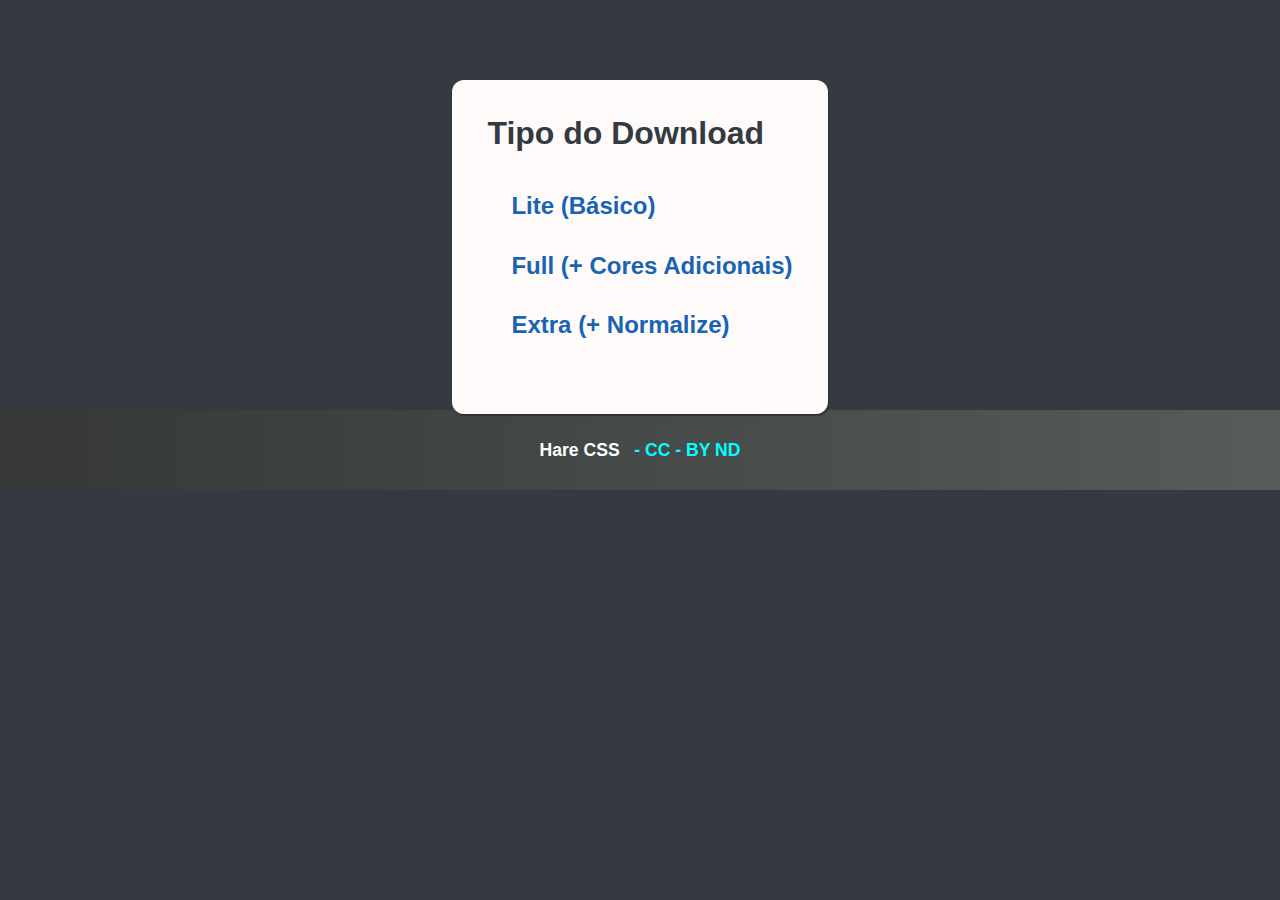
<file: downloads.html>
<html lang="pt-br">

<head>
    <!-- Global site tag (gtag.js) - Google Analytics -->
    <script async src="https://www.googletagmanager.com/gtag/js?id=UA-102330913-2"></script>
    <script>
        window.dataLayer = window.dataLayer || [];
        function gtag() { dataLayer.push(arguments); }
        gtag('js', new Date());

        gtag('config', 'UA-102330913-2');
    </script>

    <!-- Meta Tags -->
    <meta charset="UTF-8">
    <meta name="author" content="Genildo Lopes">
    <meta name="description" content="O Hare CSS é um framework frontend e de Código Aberto, focado na produtividade e em oferecer
    uma baixa curva de aprendizagem">
    <meta name="viewport" content="width=device-width, initial-scale=1.0">
    <meta http-equiv="X-UA-Compatible" content="ie=edge">

    <title>Hare CSS</title>
    <!-- CSS -->
    <link rel="stylesheet" href="css/normalize.css">
    <link rel="stylesheet" href="css/hare.css">
    <link rel="stylesheet" href="css/hare-colors.css">
    <link rel="stylesheet" href="css/style.css">
    <!-- Icons -->
    <link rel="stylesheet" href="https://fonts.googleapis.com/icon?family=Material+Icons">

    <link rel="shortcut icon" href="imgs/hare-icon.png" type="image/x-icon">

</head>

<body class="azure dark flex centralize">
    <div class="down-modal">
        <span>Tipo do Download</span>
        <ul>
            <li>
                <a href="Downloads/harecss-lt.zip" onclick="getMsg()">Lite (Básico)</a>
            </li>
            <li>
                <a href="Downloads/harecss.zip" onclick="getMsg()">Full (+ Cores Adicionais)</a>
            </li>
            <li>
                <a href="Downloads/harecss-ext.zip" onclick="getMsg()">Extra (+ Normalize)</a>
            </li>
        </ul>
    </div>
    <!-- Footer -->
    <footer class="h-5r">
        <div class="flex centralize vw-100 h-100 tc-white">
            <div class="flex">
                <span>Hare CSS &nbsp;</span>
                <span id="box-year"></span>
                <a href="">
                    <span>&nbsp;- CC - BY ND</span>
                </a>
            </div>
        </div>
    </footer>
    <script>
        function getMsg() {
            setTimeout(function () {
                window.location.href = "thanks.html";
            }, 7000);
        }
    </script>

</body>

</html>
</file>
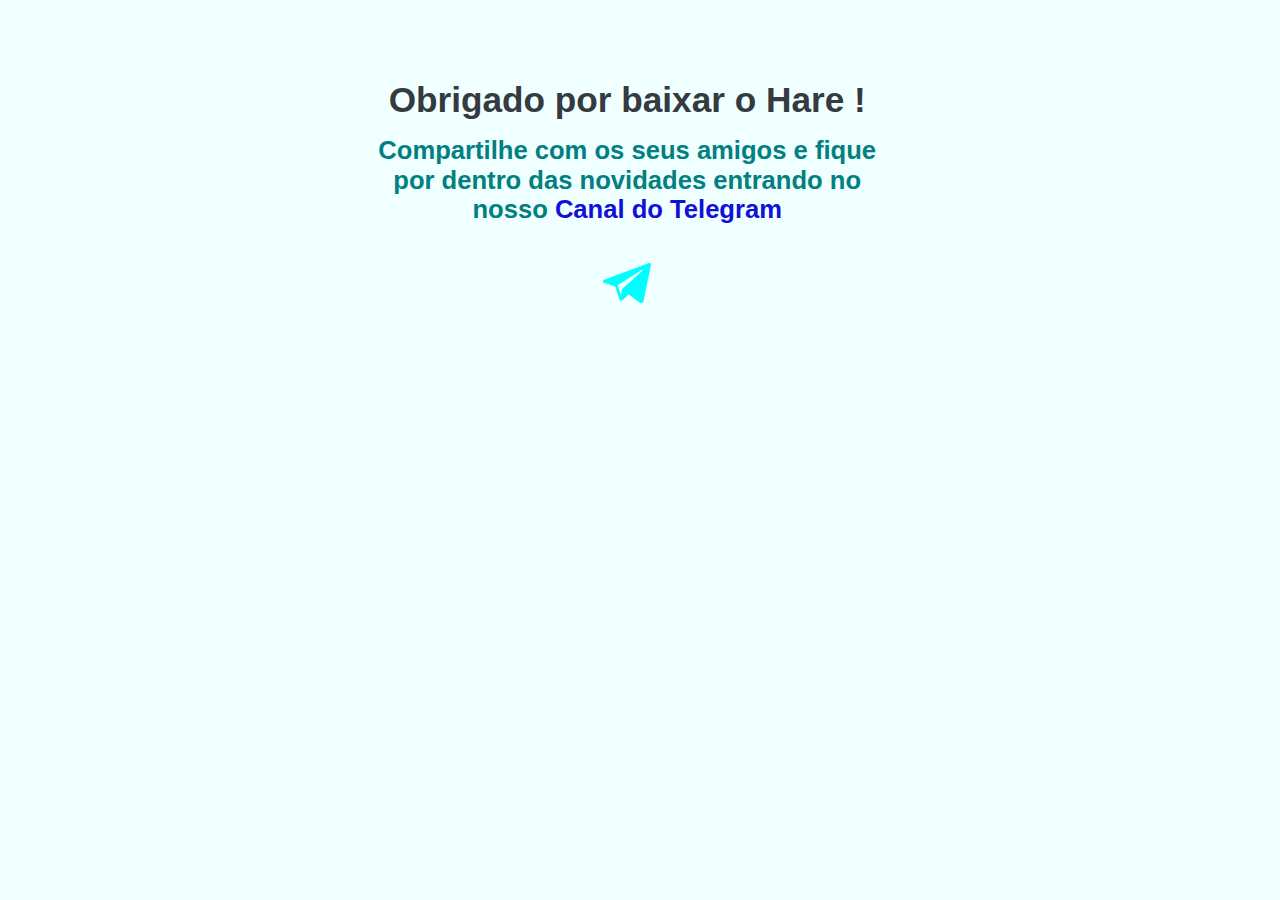
<file: thanks.html>
<html lang="pt-br">

<head>
    <!-- Global site tag (gtag.js) - Google Analytics -->
    <script async src="https://www.googletagmanager.com/gtag/js?id=UA-102330913-2"></script>
    <script>
        window.dataLayer = window.dataLayer || [];
        function gtag() { dataLayer.push(arguments); }
        gtag('js', new Date());

        gtag('config', 'UA-102330913-2');
    </script>

    <!-- Meta Tags -->
    <meta charset="UTF-8">
    <meta name="author" content="Genildo Lopes">
    <meta name="description" content="O Hare CSS é um framework frontend e de Código Aberto, focado na produtividade e em oferecer
    uma baixa curva de aprendizagem">
    <meta name="viewport" content="width=device-width, initial-scale=1.0">
    <meta http-equiv="X-UA-Compatible" content="ie=edge">

    <title>Hare CSS</title>
    <!-- CSS -->
    <link rel="stylesheet" href="css/normalize.css">
    <link rel="stylesheet" href="css/hare.css">
    <link rel="stylesheet" href="css/hare-colors.css">
    <link rel="stylesheet" href="css/style.css">
    <!-- Icons -->
    <link rel="stylesheet" href="https://fonts.googleapis.com/icon?family=Material+Icons">

    <link rel="shortcut icon" href="imgs/hare-icon.png" type="image/x-icon">

</head>

<body class="azure tc-dark pl">
    <div class="content-thanks lg-40 md-70 sm-100 ta-center">
        <h1 class="mt-5">Obrigado por baixar o Hare !<h1>
                <h2 class="h2-sm">
                    Compartilhe com os seus amigos e fique por dentro das
                    novidades entrando no nosso <a href="https://t.me/harecss" class="tc-blue">Canal do Telegram</a>
                </h2>
                <a href="https://t.me/harecss">
                    <img src="imgs/telegram-48.png" alt="Logo Telegram">
                </a>
    </div>
</body>

</html>
</file>
<file: css/hare.css>
/* 
 * Hare UI v.1.0 (https://harecss.com/)
 * Copyright 2020
 * Open Source Project
 * Licensed under MIT
 */

/*** Global ***/

body {
    font-family: -apple-system, BlinkMacSystemFont, 'Segoe UI', Roboto, Oxygen, Ubuntu, Cantarell, 'Open Sans', 'Helvetica Neue', sans-serif;
    font-size: 1.1rem;
    font-weight: 600;
    overflow-x: hidden;
    color: #343a40;
}

ul li {
    list-style: none;
}

ul li a  {
    text-decoration: none;
}

/** Links **/

a {
    color: #1fcccc;
    text-decoration: none;
}

a:hover{
    opacity: .7;
}

.active {
    opacity: .75;
}

.disabled {
    opacity: .6;
}

/*** Font Family ***/

.arial {
    font-family: Arial, Helvetica, sans-serif;
}

.times {
    font-family: 'Times New Roman', Times, serif;
}

.helvetica {
    font-family: Helvetica, sans-serif;
}

.verdana {
    font-family: Verdana, Geneva, Tahoma, sans-serif;
}

.courier {
    font-family: Courier, monospace;
}

.arial-narrow {
    font-family: 'Arial Narrow', Arial, sans-serif;
}

.geneva {
    font-family: Geneva, Tahoma, sans-serif;
}

.calibri {
    font-family:  Calibri, 'Trebuchet MS', sans-serif;
}

.cambria {
    font-family: Cambria, Cochin, Georgia, Times, 'Times New Roman', serif;
}

.monaco {
    font-family: monaco, monospace;
}

.didot {
    font-family: didot, serif;
}

.brush-script {
    font-family: 'Brush Script MT', cursive;
}

/*** Headers ***/

h1, h2, h3, h4, h5, h6 {
    margin-top: 0;
    margin-bottom: 1rem;
}

/** Small **/

.h1-sm {
    font-size: 2rem;
}

.h2-sm {
    font-size: 1.6rem;
}

.h3-sm {
    font-size: 1.4rem;
}

.h4-sm {
    font-size: 1.2rem;
}

.h5-sm {
    font-size: 1rem;
}

.h6-sm {
    font-size: 0.8rem;
}

/** Large **/

.h1-lg {
    font-size: 2.9rem;
}

.h2-lg {
    font-size: 2.5rem;
}

.h3-lg {
    font-size: 2.3rem;
}

.h4-lg {
    font-size: 2.1rem;
}

.h5-lg {
    font-size: 1.9rem;
}

.h6-lg {
    font-size: 1.7rem;
}

/*** Font Size ***/

.fz-1 {
    font-size: 1rem;
}

.fz-1h {
    font-size: 1.5rem;
}

.fz-2 {
    font-size: 2rem;
}

.fz-2h {
    font-size: 2.5rem;
}

.fz-3 {
    font-size: 3rem;
}

.fz-3h {
    font-size: 3.5rem;
}

.fz-4 {
    font-size: 4rem;
}

/*** Font Weight ***/

.fw-200 {
   font-weight: 200; 
}

.fw-300 {
    font-weight: 300; 
}

.fw-400 {
    font-weight: 400; 
}

.fw-500 {
    font-weight: 500; 
}
 
.fw-600 {
    font-weight: 600; 
}
 
.fw-700 {
    font-weight: 700; 
}

.fw-800 {
    font-weight: 800;
}

.fw-lighter {
    font-weight: lighter !important;
}

.fw-normal {
    font-weight: normal !important;
}

.fw-bold {
    font-weight: bold !important;
}

.fw-bolder {
    font-weight: bolder !important;
}

/*** Font Style ***/

.fs-italic {
    font-style: italic;
}

.fs-normal {
    font-style: normal;
}

.fs-oblique {
    font-style: oblique;
}


/*** Shadows  ***/

.shadow {
    box-shadow: .15rem .35rem .9rem rgba(0, 0, 0, 0.2);
}

.shadow-2 {
    box-shadow: .2rem .5rem 1.3rem rgba(0, 0, 0, 0.25);
}

.shadow-3 {
    box-shadow: .25rem .65rem 1.7rem rgba(0, 0, 0, 0.3);
}

.shadow-4 {
    box-shadow: .3rem .8rem 2.1rem rgba(0, 0, 0, 0.35);
}

.shadow-none {
    box-shadow: none;
}

/** Text Shadow **/

.txt-shadow {
    text-shadow: 1px 1px 1px rgba(0, 0, 0, 0.7);
}


/** Text Align **/

.ta-left {
    text-align: left;
}

.ta-center {
    text-align: center;
}

.ta-right {
    text-align: right;
}

.ta-justify {
    text-align: justify;
}

/*** Layout ***/

/** Flexbox **/

.flex {
    display: flex;
}

.wrap {
    flex-wrap: wrap;
}

.no-wrap {
    flex-wrap: nowrap;
}

/** Flex Content **/

/* Flex Direction */

.fd-row {
    flex-direction: row;
}

.fd-row-reverse {
    flex-direction: row-reverse;
}

.fd-col {
    flex-direction: column;
}

.fd-col-reverse {
    flex-direction: column-reverse;
}

/* Direction Medium */

@media (min-width: 576.1px) and (max-width: 992px){


    .fd-md-row {
        flex-direction: row;
    }
    
    .fd-md-reverse, .md-reverse {
        flex-direction: row-reverse;
    }
    
    .fd-md-col {
        flex-direction: column;
    }
    
    .fd-md-col-reverse, .md-col-reverse {
        flex-direction: column-reverse;
    }
}

/* Direction Small */

@media (max-width: 576px) {


    .fd-sm-row {
        flex-direction: row;
    }
    
    .fd-sm-reverse, .sm-reverse{
        flex-direction: row-reverse;
    }
    
    .fd-sm-col {
        flex-direction: column;
    }
    
    .fd-sm-col-reverse, .sm-col-reverse {
        flex-direction: column-reverse;
    }
}

/* Justify Content */

.jc-start {
    justify-content: flex-start;
}

.jc-end {
    justify-content: end;
}

.jc-center {
    justify-content: center;
}

.jc-between {
    justify-content: space-between;
}

.jc-around {
    justify-content: space-around;
}

/* Align Items */

.ai-start {
    align-items: flex-start;
}

.ai-end {
    align-items: flex-end;
}

.ai-center {
    align-items: center;
}

.ai-baseline {
    align-items: baseline;
}

.ai-stretch {
    align-items: stretch;
}

/* Centralize */
.centralize {
    justify-content: center;
    align-items: center;
}

/* Align Content */

.ac-start {
    align-content: flex-start;
}

.ac-end {
    align-content: flex-end;
}

.ac-center {
    align-content: center;
}

.ac-between {
    align-content: space-between;
}

.ac-around {
    align-content: space-around;
}

.ac-stretch {
    align-content: stretch;
}

/** Flex Items **/

/* Align Self */

.as-auto {
    align-self: auto;
}

.as-start {
    align-self: flex-start;
}

.as-end {
    align-self: flex-end;
}

.as-center {
    align-self: center;
}

.as-baseline {
    align-self: baseline;
}

.as-stretch {
    align-self: stretch;
}


/** Display **/

.none {
    display: none;
}

.block {
    display: block;
}

.inline {
    display: inline;
}

.inline-block {
    display: inline-block;
}

/* Small */

@media (max-width: 576px) {

    .sm-none, .lg-only, .md-only {
        display: none;
    }

    .sm-block {
        display: block;
    }

}

/* Medium */

@media (min-width: 576.1px) and (max-width: 992px) {

    .md-none, .lg-only, .sm-only {
        display: none;
    }

    .md-block {
        display: block;
    }

}

/* Large */

@media (min-width: 992.1px) {

    .lg-none, .md-only, .sm-only {
        display: none;
    }

    .lg-block {
        display: block;
    }

}

/** Overflow **/

.of-auto {
    overflow: auto;
}

.of-hidden {
    overflow: hidden;
}

.of-scroll {
    overflow: scroll;
}

.of-visible {
    overflow: visible;
}

.of-inherit {
    overflow: inherit;
}

/*** Grid  ***/

.row {
    display: flex;
    flex-wrap: nowrap;
}

/* Large */

@media (min-width: 992.1px) {

    .lg-10 {
        width: 10%;
    }

    .lg-20 {
        width: 20%;
    }

    .lg-30 {
        width: 30%;
    }

    .lg-40 {
        width: 40%;
    }

    .lg-50 {
        width: 50%;
    }

    .lg-60 {
        width: 60%;
    }

    .lg-70 {
        width: 70%;
    }

    .lg-80 {
        width: 80%;
    }

    .lg-90 {
        width: 90%;
    }

    .lg-100 {
        width: 100%;
    }
}

/* Medium */
@media (min-width: 576.1px) and (max-width: 992px) {

    .md-10 {
        width: 10%;
    }

    .md-20 {
        width: 20%;
    }

    .md-30 {
        width: 30%;
    }

    .md-40 {
        width: 40%;
    }

    .md-50 {
        width: 50%;
    }

    .md-60 {
        width: 60%;
    }

    .md-70 {
        width: 70%;
    }

    .md-80 {
        width: 80%;
    }

    .md-90 {
        width: 90%;
    }

    .md-100 {
        width: 100%;
    }
}

/* Small */

@media (max-width: 576px) {

    .sm-10 {
        width: 10%;
    }

    .sm-20 {
        width: 20%;
    }

    .sm-30 {
        width: 30%;
    }

    .sm-40 {
        width: 40%;
    }

    .sm-50 {
        width: 50%;
    }

    .sm-60 {
        width: 60%;
    }

    .sm-70 {
        width: 70%;
    }

    .sm-80 {
        width: 80%;
    }

    .sm-90 {
        width: 90%;
    }

    .sm-100 {
        width: 100%;
    }
}

/* Responsive Img */
.box-img {
    max-width: 100%;
}

/*** Margins (Medium and Large) ***/

@media (min-width: 576.1px) {

    .m-0 {
        margin: 0;
    }

    .m-1 {
        margin: 1rem;
    }

    .m-2 {
        margin: 2rem;
    }

    .m-3 {
        margin: 3rem;
    }

    .m-4 {
        margin: 4rem;
    }

    .m-5 {
        margin: 5rem;
    }

    /** Margin Top **/

    .mt-0 {
        margin-top: 0;
    }

    .mt-1 {
        margin-top: 1rem;
    }

    .mt-2 {
        margin-top: 2rem;
    }

    .mt-3 {
        margin-top: 3rem;
    }

    .mt-4 {
        margin-top: 4rem;
    }

    .mt-5 {
        margin-top: 5rem;
    }

    .mt-10 {
        margin-top: 10rem;
    }

    .mt-15 {
        margin-top: 15rem;
    }

    .mt-20 {
        margin-top: 10rem;
    }

    .mt-25 {
        margin-top: 15rem;
    }

    .mt-30 {
        margin-top: 30rem;
    }

    /** Margin Right **/

    .mr-0 {
        margin-right: 0;
    }

    .mr-1 {
        margin-right: 1rem;
    }

    .mr-2 {
        margin-right: 2rem;
    }

    .mr-3 {
        margin-right: 3rem;
    }

    .mr-4 {
        margin-right: 4rem;
    }

    .mr-5 {
        margin-right: 5rem;
    }

    .mr-10 {
        margin-right: 10rem;
    }

    .mr-15 {
        margin-right: 15rem;
    }

    .mr-20 {
        margin-right: 20rem;
    }

    .mr-25 {
        margin-right: 25rem;
    }

    .mr-30 {
        margin-right: 30rem;
    }

    /* Margin Bottom */

    .mb-0 {
        margin-bottom: 0;
    }

    .mb-1 {
        margin-bottom: 1rem;
    }

    .mb-2 {
        margin-bottom: 2rem;
    }

    .mb-3 {
        margin-bottom: 3rem;
    }

    .mb-4 {
        margin-bottom: 4rem;
    }

    .mb-5 {
    margin-bottom: 5rem;
    }

    .mb-10 {
        margin-bottom: 10rem;
    }

    .mb-15 {
        margin-bottom: 15rem;
    }

    .mb-20 {
        margin-bottom: 20rem;
    }

    .mb-25 {
        margin-bottom: 25rem;
    }

    .mb-30 {
        margin-bottom: 30rem;
    }

    /* Margin Left */

    .ml-0 {
        margin-left: 0;
    }

    .ml-1 {
        margin-left: 1rem;
    }

    .ml-2 {
        margin-left: 2rem;
    }

    .ml-3 {
        margin-left: 3rem;
    }

    .ml-4 {
        margin-left: 4rem;
    }

    .ml-5 {
        margin-left: 5rem;
    }

    .ml-10 {
        margin-left: 10rem;
    }

    .ml-15 {
        margin-left: 15rem;
    }

    .ml-20 {
        margin-left: 20rem;
    }

    .ml-25 {
        margin-left: 25rem;
    }

    .ml-30 {
        margin-left: 30rem;
    }
}

/** Margins Only Small **/

@media (max-width: 576px) {

    .m-sm-0 {
        margin: 0;
    }

    .m-sm-1 {
        margin: 1rem;
    }

    .m-sm-2 {
        margin: 2rem;
    }

    .m-sm-3 {
        margin: 3rem;
    }

    .m-sm-4 {
        margin: 4rem;
    }

    .m-sm-5 {
        margin: 5rem;
    }

    /* Top */
    .mt-sm-0 {
        margin-top: 0;
    }

    .mt-sm-1 {
        margin-top: 1rem;
    }

    .mt-sm-2 {
        margin-top: 2rem;
    }

    .mt-sm-3 {
        margin-top: 3rem;
    }

    .mt-sm-4 {
        margin-top: 4rem;
    }

    .mt-sm-5 {
        margin-top: 5rem;
    }

    /* Right */
    .mr-sm-0 {
        margin-right: 0;
    }

    .mr-sm-1 {
        margin-right: 1rem;
    }

    .mr-sm-2 {
        margin-right: 2rem;
    }

    .mr-sm-3 {
        margin-right: 3rem;
    }

    .mr-sm-4 {
        margin-right: 4rem;
    }

    .mr-sm-5 {
        margin-right: 5rem;
    }

    /* Bottom */

    .mb-sm-0 {
        margin-bottom: 0;
    }

    .mb-sm-1 {
        margin-bottom: 1rem;
    }

    .mb-sm-2 {
        margin-bottom: 2rem;
    }

    .mb-sm-3 {
        margin-bottom: 3rem;
    }

    .mb-sm-4 {
        margin-bottom: 4rem;
    }

    .mb-sm-5 {
        margin-bottom: 5rem;
    }

    /* Left */

    .ml-sm-0 {
        margin-left: 0;
    }

    .ml-sm-1 {
        margin-left: 1rem;
    }

    .ml-sm-2 {
        margin-left: 2rem;
    }

    .ml-sm-3 {
        margin-left: 3rem;
    }

    .ml-sm-4 {
        margin-left: 4rem;
    }

    .ml-sm-5 {
        margin-left: 5rem;
    }

}

/** Paddings (Medium and Large) **/

@media (min-width: 576.1px) {

    .p-0 {
        padding: 0;
    }

    .p-1 {
        padding: 1rem;
    }

    .p-2 {
        padding: 2rem;
    }

    .p-3 {
        padding: 3rem;
    }

    .p-4 {
        padding: 4rem;
    }

    .p-5 {
        padding: 5rem;
    }

/* Padding Top */

    .pt-0 {
        padding-top: 0;
    }

    .pt-1 {
        padding-top: 1rem;
    }

    .pt-2 {
        padding-top: 2rem;
    }

    .pt-3 {
        padding-top: 3rem;
    }

    .pt-4 {
        padding-top: 4rem;
    }

    .pt-5 {
        padding-top: 5rem;
    }

/* Padding Right */

    .pr-0 {
        padding: 0;
    }

    .pr-1 {
        padding-right: 1rem;
    }

    .pr-2 {
        padding-right: 2rem;
    }

    .pr-3 {
        padding-right: 3rem;
    }

    .pr-4 {
        padding-right: 4rem;
    }

    .pr-5 {
        padding-right: 5rem;
    }

/* Padding Bottom */

    .pb-0 {
        padding-bottom: 0;
    }

    .pb-1 {
        padding-bottom: 1rem;
    }

    .pb-2 {
        padding-bottom: 2rem;
    }

    .pb-3 {
        padding-bottom: 3rem;
    }

    .pb-4 {
        padding-bottom: 4rem;
    }

    .pb-5 {
        padding-bottom: 5rem;
    }

/* Padding Left */

    .pl-0 {
        padding-left: 0;
    }

    .pl-1 {
        padding-left: 1rem;
    }

    .pl-2 {
        padding-left: 2rem;
    }

    .pl-3 {
        padding-left: 3rem;
    }

    .pl-4 {
        padding-left: 4rem;
    }

    .pl-5 {
        padding-left: 5rem;
    }

}

/* Paddings Only small */

@media (max-width: 576px) {

    .p-sm-0 {
        padding: 0;
    }

    .p-sm-1 {
        padding: 1rem;
    }

    .p-sm-2 {
        padding: 2rem;
    }

    .p-sm-3 {
        padding: 3rem;
    }

    .p-sm-4 {
        padding: 4rem;
    }

    .p-sm-5 {
        padding: 5rem;
    }

    /* Top */
    .pt-sm-0 {
        padding: 0;
    }

    .pt-sm-1 {
        padding-top: 1rem;
    }

    .pt-sm-2 {
        padding-top: 2rem;
    }

    .pt-sm-3 {
        padding-top: 3rem;
    }

    .pt-sm-4 {
        padding-top: 4rem;
    }

    .pt-sm-5 {
        padding-top: 5rem;
    }

    /* Right */
    .pr-sm-0 {
        padding-right: 0;
    }

    .pr-sm-1 {
        padding-right: 1rem;
    }

    .pr-sm-2 {
        padding-right: 2rem;
    }

    .pr-sm-3 {
        padding-right: 3rem;
    }

    .pr-sm-4 {
        padding-right: 4rem;
    }

    .pr-sm-5 {
        padding-right: 5rem;
    }

    /* Bottom */
    .pb-sm-0 {
        padding-bottom: 0;
    }

    .pb-sm-1 {
        padding-bottom: 1rem;
    }

    .pb-sm-2 {
        padding-bottom: 2rem;
    }

    .pb-sm-3 {
        padding-bottom: 3rem;
    }

    .pb-sm-4 {
        padding-bottom: 4rem;
    }

    .pb-sm-5 {
        padding-bottom: 5rem;
    }

    /* Left */
    .pl-sm-0 {
        padding: 0;
    }

    .pl-sm-1 {
        padding: 1rem;
    }

    .pl-sm-2 {
        padding: 2rem;
    }

    .pl-sm-3 {
        padding: 3rem;
    }

    .pl-sm-4 {
        padding: 4rem;
    }

    .pl-sm-5 {
        padding: 5rem;
    }

}

/** Widths **/


/* Views Width */

.vw-10 {
    width: 10vw;
}

.vw-20 {
    width: 20vw;
}

.vw-30 {
    width: 30vw;
}

.vw-40 {
    width: 40vw;
}

.vw-50 {
    width: 50vw;
}

.vw-60 {
    width: 60vw;
}

.vw-70 {
    width: 70vw;
}

.vw-80 {
    width: 80vw;
}

.vw-90 {
    width: 90vw;
}

.vw-100 {
    width: 100vw;
}

/** Heights **/

.h-5r {
    height: 5rem;
}

.h-10r {
    height: 10rem;
}

.h-15r {
    height: 5rem;
}

.h-20r {
    height: 20rem;
}

.h-25r {
    height: 25rem;
}

.h-30r {
    height: 30rem;
}

.h-35r {
    height: 35rem;
}

.h-40r {
    height: 40rem;
}

.h-45r {
    height: 45rem;
}

.h-50r {
    height: 50rem;
}

/* Percentage */

.h-10 {
    height: 10%;
}

.h-20 {
    height: 20%;
}

.h-30 {
    height: 30%;
}

.h-40 {
    height: 40%;
}

.h-50 {
    height: 50%;
}

.h-60 {
    height: 60%;
}

.h-70 {
    height: 70%;
}

.h-80 {
    height: 80%;
}

.h-90 {
    height: 90%;
}

.h-100 {
    height: 100%;
}

/* Views Heights */

.vh-10 {
    height: 10vh;
}

.vh-20 {
    height: 20vh;
}

.vh-30 {
    height: 30vh;
}

.vh-40 {
    height: 40vh;
}

.vh-50 {
    height: 50vh;
}

.vh-60 {
    height: 60vh;
}

.vh-70 {
    height: 70vh;
}

.vh-80 {
    height: 80vh;
}

.vh-90 {
    height: 90vh;
}

.vh-100 {
    height: 100vh;
}

/*** Positions ***/

.absolute {
    position: absolute !important;
}

.relative {
    position: relative !important;
}

.fixed {
    position: fixed !important;
}

.sticky {
    position: sticky !important;
}

.static {
    position: static !important;
}

.top {
    top: 0;
}

.right {
    right: 0;
}

.bottom {
    bottom: 0;
}

.left {
    left: 0;
}

/*** Buttons ***/

.btn {
    border: 1px solid rgba(128, 128, 128, 0.4);
    color: #fff;
    cursor: pointer;
    line-height: 1.4;
    font-size: 1.1rem;
    padding: 0.4rem 0.8rem;
    margin: .25rem;
    transition: all .2s ease-in-out;
}

.btn:hover {
    filter: brightness(75%);
}

/** Sizes **/

.btn-sm {
    font-size: .95rem;
    line-height: 1;
    padding: .3rem .6rem;
}

.btn-lg {
    font-size: 1.35rem;
    line-height: 1;
    padding: .55rem .85rem;
}

.btn-xl {
    font-size: 1.65rem;
    line-height: 1;
    padding: .8rem 1rem;
}

/** Outline **/

.btn-out-black {
    border-color: black;
    background: transparent;
    color: black !important;
    transition: all 250ms ease-in-out;
}

.btn-out-black:hover {
    border-color: transparent;
    background: black;
    color: white !important;
}

.btn-out-blue {
    border-color: #1010d8;
    background: transparent;
    color: #1010d8 !important;
}

.btn-out-blue:hover {
    border-color: transparent;
    background: #1010d8;
    color: white !important;
}

.btn-out-cyan {
    border-color: #1cbbbb;
    background: transparent;
    color: #1cbbbb !important;
}

.btn-out-cyan:hover {
    border-color: transparent;
    background: #1cbbbb;
    color: white !important;
}

.btn-out-gray {
    border-color: gray;
    background: transparent;
    color: gray !important;
}

.btn-out-gray:hover {
    border-color: transparent;
    background: gray;
    color: white !important;
}

.btn-out-green {
    border-color: green;
    background: transparent;
    color: green !important;
}

.btn-out-green:hover {
    border-color: transparent;
    background: green;
    color: white !important;
}

.btn-out-indigo {
    border-color: indigo;
    background: transparent;
    color: indigo !important;
}

.btn-out-indigo:hover {
    border-color: transparent;
    background: indigo;
    color: white !important;
}

.btn-out-orange {
    border-color: orange;
    background: transparent;
    color: orange!important;
}

.btn-out-orange:hover {
    border-color: transparent;
    background: orange;
    color: white !important;
}

.btn-out-pink {
    border-color: pink;
    background: transparent;
    color: pink !important;
}

.btn-out-pink:hover {
    border-color: transparent;
    background: pink;
    color: white !important;
}

.btn-out-purple {
    border-color: purple;
    background: transparent;
    color: purple !important;
}

.btn-out-purple:hover {
    border-color: transparent;
    background: purple;
    color: white !important;
}

.btn-out-red {
    border-color: #df2222;
    background: transparent;
    color: #df2222 !important;
}

.btn-out-red:hover {
    border-color: transparent;
    background: #df2222;
    color: white !important;
}

.btn-out-teal {
    border-color: teal;
    background: transparent;
    color: teal !important;
}

.btn-out-teal:hover {
    border-color: transparent;
    background: teal;
    color: white !important;
}

.btn-out-white {
    border-color: white;
    background: transparent;
    color: white !important;
}

.btn-out-white:hover {
    border-color: transparent;
    background: #fff;
    color: white !important;
}

.btn-out-yellow {
    border-color: #e0e00f;
    background: transparent;
    color: #e0e00f !important;
}

.btn-out-yellow:hover {
    border-color: transparent;
    background: #e0e00f;
    color: white !important;
}

/*** Borders ***/

.border {
    border: 1px solid silver;
}

.border-blue {
    border: 1px solid #1010d8;
}

.border-cyan {
    border: 1px solid #1cbbbb;
}

.border-dark {
    border: 1px solid #343a40;
}

.border-gray {
    border: 1px solid gray;
}

.border-green {
    border: 1px solid green;
}

.border-indigo {
    border: 1px solid indigo;
}

.border-light {
    border: 1px solid #f8f9fa;
}

.border-orange {
    border: 1px solid orange;
}

.border-pink {
    border: 1px solid pink;
}

.border-purple {
    border: 1px solid purple;
}

.border-red {
    border: 1px solid #df2222;
}

.border-teal {
    border: 1px solid teal;
}

.border-white {
    border: 1px solid white;
}

.border-yellow {
    border: 1px solid #e0e00f;
}

/* Border None */

.border-0 {
    border: 0;
}

/* Border Radius */

.br-1 {
    border-radius: .5rem;
}

.br-2 {
    border-radius: 1rem;
}

.br-3 {
    border-radius: 1.5rem;
}

.br-4 {
    border-radius: 2rem;
}

/*** Navbar ***/

.navbox {
    display: flex;
    justify-content: space-between;
    align-items: center;
    position: relative;
    z-index: 200;
    transition: all .4s ease !important;
}

.nav-fixed {
    position: fixed;
    top: 0;
    width: 100%;
}

.nav-brand {
    margin-left: 1.15rem;
    text-decoration: none;
}

/* Nav List */

.nav-list {
    min-width: 45%;
}

.nav-list ul {
    display: flex;
    justify-content: space-between !important;
    align-items: center;
    padding-left: 1.5rem;
    padding-right: 1.5rem;
}

.nav-list ul li {
    list-style: none;
}

.nav-list ul li a {
    color: white;
    font-size: 1.1rem;
    text-decoration: none;
    transition: all 150ms ease-in-out;
}

.nav-list ul li a:hover {
    opacity: .8;
    text-decoration: underline;
}

/** Menu Mobile **/

@media (max-width: 768px){

    .navbox {
        min-height: 57px;
        padding: 0;
    }

    /* NavBox List */

    .nav-list {
        position: absolute;
        top: 0;
        right: -100%;
        background: inherit;
        width: 100%;
        height: 100vh;
        transition: all .5s;
        z-index: 400;
    }

    .nav-list ul {
        margin-top: 2.5rem;
        display: block;
        line-height: 3;
        text-align: center;
    }

    /* Btn Open */
    .open-menu {
        position: absolute;
        top: 10px;
        right: 1.2rem;
        cursor: pointer;
        min-height: 36px;
    }
}

@media (min-width: 768.1px){

    .open-menu {
        display: none;
    }

}

/*** Table ***/

table {
    border-collapse: collapse;
    margin: 1.4rem;
    width: 90%;
}

table th {
    background: rgb(231, 236, 235);
    border: 1px solid gray;
}

table td {
    border: 1px solid gray;
}

caption {
    font-size: 2rem;
    margin: 1rem;
    color: #343a40;
}

th, td {
    padding: 9px;
}

th {
    text-align: left;
}

/*** Table Dark ***/

.dark-table {
    color: whitesmoke;
}

.dark-table th {
    background: rgb(71, 83, 83);
    border: 1px solid rgb(133, 127, 127);
}

.dark-table td {
    background: #343a40;
    border: 1px solid rgb(133, 127, 127);
}

/** Striped **/

.striped th {
    background: rgb(209, 216, 215);
}

.striped tbody tr:nth-child(even){
    background: rgb(231, 236, 235);
}

.striped tbody tr:nth-child(odd){
    background: white;
}

/** Striped Dark **/

.dark-striped th {
    background: rgb(71, 83, 83);
    color: whitesmoke;
}

.dark-striped tbody tr:nth-child(odd){
    background: slategray;
    color: whitesmoke;
}

.dark-striped tbody tr:nth-child(even){
    background: rgb(71, 83, 83);
    color: whitesmoke;
}

/*** Inputs (Texts) ***/

input[type="email"],
input[type="password"], input[type="search"], input[type="tel"], input[type="text"], input[type="url"], input[type="week"], input[type="month"] {
    background: inherit;
    border: none;
    border-bottom: 2px solid;
    color: #615d5d;
    font-size: 1rem;
    margin: 1rem;
    min-height: 1.5rem;
    padding: .3rem .7rem;
}

/*** Form ***/

.form {
    display: flex;
    flex-direction: column;
    justify-content: center;
    padding: 1rem;
    border-radius: 15px;
}

.form span {
    font-family: -apple-system, BlinkMacSystemFont, sans-serif;
    font-size: 1.7rem;
    font-weight: 600;
    margin-bottom: 1.5rem;
    text-align: center;
}

/** Colors **/

.input-blue {
    border-color: #1010d8 !important;
}

.input-cyan {
    border-color: #1cbbbb !important;
}

.input-dark {
    border-color: #343a40 !important;
}

.input-gray {
    border-color: #808080 !important;
}

.input-green {
    border-color: #008000 !important;
}

.input-indigo {
    border-color: #4b0082 !important;
}

.input-light {
    border-color: #f8f9fa !important;
}

.input-pink {
    border-color:  pink !important;
}

.input-purple {
    border-color: purple !important;
}

.input-red {
    border-color: #df2222 !important;
}

.input-teal {
    border-color: teal !important;
}

.input-white {
    border-color:  white !important;
}

.input-yellow {
    border-color: #e0e00f !important;
} 

/* Cards */

.box-card {
    display: flex;
    align-items: center;
    justify-content: space-between;
    padding: 1.5;
}

.card-item {
    display: flex;
    flex-direction: column;
    padding: 2rem;
}

.card-item span {
    font-size: 1.7rem;
    margin-top: 2.2rem;
    text-align: center;
}

.card-item p {
    color: #332f2f;
    text-align: center;

}

@media (max-width: 768px) {

    .box-card {
        flex-direction: column;
    }

}

/* Medium */
@media (min-width: 577px) and (max-width: 992px){

    .card-item {
        max-width: 70%;
    }

}

/*** Background Colors ***/

.black {
    background: black !important;
}

.blue {
    background: #1010d8 !important;
}

.cyan {
    background: #1cbbbb !important;
}

.dark {
    background: #343a40 !important;
}

.gray {
    background: #808080 !important;
}

.green {
    background: #008000 !important;
}

.indigo {
    background: #4b0082 !important;
}

.light {
    background: #f8f9fa !important;
}

.orange {
    background: #ffa500 !important;
}

.pink {
    background: #ffc0cb!important;
}

.purple {
    background: #800080 !important;
}

.red {
    background: #df2222 !important;
}

.teal {
    background: #008080 !important;
}

.white {
    background: #fff !important;
}

.yellow {
    background: #e0e00f !important;
}

/* Outhers */

.bg-inherit {
    background: inherit !important;
}

.bg-none {
    background: none !important;
}

/*** Text Colors ***/

.tc-black {
    color: black !important;
}

.tc-blue {
    color: #1010d8 !important;
}

.tc-cyan {
    color: #1cbbbb !important;
}

.tc-dark {
    color: #343a40 !important;
}

.tc-gray {
    color: gray !important;
}

.tc-green {
    color: green !important;
}

.tc-indigo {
    color: indigo !important;
}

.tc-light {
    color: #f8f9fa !important;
}

.tc-orange {
    color: orange !important;
}

.tc-pink {
    color: pink !important;
}

.tc-purple {
    color: purple !important;
}

.tc-red {
    color: #df2222 !important;
}

.tc-teal {
    color: teal !important;
}

.tc-white {
    color: white !important;
}

.tc-yellow {
    color: #e0e00f !important;
}

/* End-Frame */
</file>
<file: css/hare-colors.css>
/** Hare CSS 1.0.0
    Colors Plus Pallete
**/

/* Red Colors */

.indian-red {
    background: indianred;
}

.light-coral {
    background: lightcoral;
}

.salmon {
    background: salmon;
}

.dark-salmon {
    background: darksalmon;
}

.light-salmon {
    background: lightsalmon;
}

.crimson {
    background: crimson;
}

.fire-brick {
    background: firebrick;
}

.dark-red {
    background: darkred;
}

/* Pink */

.light-pink {
    background: lightpink;
}

.hot-pink {
    background: hotpink;
}

.deep-pink {
    background: deeppink;
}

.medium-violet-red {
    background: mediumvioletred;
}

.pale-violet-red {
    background: palevioletred;
}

/* Orange */

.coral {
    background: coral;
}

.tomato {
    background: tomato;
}

.orange-red {
    background: orangered;
}

.dark-orange {
    background: darkorange;
}

/* Yellow */

.gold {
    background: gold;
}

.golden-rod {
    background: goldenrod;
}

.light-yellow {
    background: lightyellow;
}

.lemon-chiffon {
    background: lemonchiffon;
}

.light-golden-rod-yellow {
    background: lightgoldenrodyellow;
}

.papaya-whip {
    background: papayawhip;
}

.mocca-sin {
    background: moccasin;
}

.peach-puff {
    background: peachpuff;
}

.pale-golden-rod {
    background: palegoldenrod;
}

.khaki {
    background: khaki;
}

.dark-khaki {
    background: darkkhaki;
}

/* Purple */

.lavender {
    background: lavender;
}

.thistle {
    background: thistle;
}

.plum {
    background: plum;
}

.violet {
    background: violet;
}

.orchid {
    background: orchid;
}

.fuchsia {
    background: fuchsia;
}

.magenta {
    background: magenta;
}

.medium-orchid {
    background: mediumorchid;
}

.medium-purple {
    background: mediumpurple;
}

.rebecca-purple {
    background: rebeccapurple;
}

.blue-violet {
    background: blueviolet;
}

.dark-violet {
    background: darkviolet;
}

.dark-orchid {
    background: darkorchid;
}

.dark-magenta {
    background: darkmagenta;
}

.slate-blue {
    background: slateblue;
}

.medium-slate-blue {
    background: mediumslateblue;
}

.dark-slate-blue {
    background: darkslateblue;
}

/* Green */

.green-yellow {
    background: greenyellow;
}

.chart-reuse {
    background: chartreuse;
}

.lawn-green {
    background: lawngreen;
}

.lime {
    background: lime;
}

.lime-green {
    background: limegreen;
}

.pale-green {
    background: palegreen;
}

.light-green {
    background: lightgreen;
}

.spring-green {
    background: springgreen;
}

.medium-spring-green {
    background: mediumspringgreen;
}

.light-sea-green {
    background: lightseagreen;
}

.sea-green {
    background: seagreen;
}

.medium-sea-green {
    background: mediumseagreen;
}

.dark-sea-green {
    background: darkseagreen;
}

.forest-green {
    background: forestgreen;
}

.dark-green {
    background: darkgreen;
}

.yellow-green {
    background: yellowgreen;
}

.olive {
    background: olive;
}

.olive-drab {
    background: olivedrab;
}

.dark-olive-green {
    background: darkolivegreen;
}

.medium-aqua-marine {
    background: mediumaquamarine;
}

.dark-cyan {
    background: darkcyan;
}

/* Blue */

.aqua {
    background: #00ffff;
}

.aqua-marine {
    background: aquamarine;
}

.light-cyan {
    background: lightcyan;
}

.pale-turquoise {
    background: paleturquoise;
}

.turquoise {
    background: turquoise;
}

.medium-turquoise {
    background: mediumturquoise;
}

.dark-turquoise {
    background: darkturquoise;
}

.cadet-blue {
    background: cadetblue;
}

.light-steel-blue {
    background: lightsteelblue;
}

.steel-blue {
    background: steelblue;
}

.powder-blue {
    background: powderblue;
}

.light-blue {
    background: lightblue;
}

.light-sky-blue {
    background: lightskyblue;
}

.sky-blue {
    background: skyblue;
}

.deep-sky-blue {
    background: deepskyblue;
}

.dodger-blue {
    background: dodgerblue;
}

.corn-flower-blue {
    background: cornflowerblue;
}

.medium-slate-blue {
    background: mediumslateblue;
}

.royal-blue {
    background: royalblue;
}

.medium-blue {
    background: mediumblue;
}

.dark-blue {
    background: darkblue;
}

.navy {
    background: navy;
}

.mid-night-blue {
    background: midnightblue;
}

/* Brown */

.corn-silk {
    background: cornsilk;
}

.blanche-dalmond {
    background: blanchedalmond;
}

.bisque {
    background: bisque;
}

.navajo-white {
    background: navajowhite;
}

.wheat {
    background: wheat;
}

.burly-wood {
    background: burlywood;
}

.tan {
    background: tan;
}

.rosy-brown {
    background: rosybrown;
}

.sandy-brown {
    background: sandybrown;
}

.golden-rod {
    background: goldenrod;
}

.dark-golden-rod {
    background: darkgoldenrod;
}

.peru {
    background: peru;
}

.chocolate {
    background: chocolate;
}

.saddle-brown {
    background: saddlebrown;
}

.sienna {
    background: sienna;
}

.brown {
    background: brown;
}

.maroon {
    background: maroon;
}

/* White */

.snow {
    background: snow;
}

.honey-dew {
    background: honeydew;
}

.mint-cream {
    background: mintcream;
}

.azure {
    background: azure;
}

.alice-blue {
    background: aliceblue;
}

.ghost-white {
    background: ghostwhite;
}

.white-smoke {
    background: whitesmoke;
}

.sea-shell {
    background: seashell;
}

.beige {
    background: beige;
}

.old-lace {
    background: oldlace;
}

.floral-white {
    background: floralwhite;
}

.ivory {
    background: ivory;
}

.antique-white {
    background: antiquewhite;
}

.linen {
    background: linen;
}

.lavander-blush {
    background: lavenderblush;
}

.misty-rose {
    background: mistyrose;
}

/* Gray */

.gains-boro {
    background: gainsboro;
}

.light-gray {
    background: lightgray;
}

.silver {
    background: silver;
}

.dark-gray {
    background: darkgray;
}

.dim-gray {
    background: dimgray;
}

.light-slate-gray {
    background: lightslategray;
}

.slate-gray {
    background: slategray;
}

.dark-slate-gray {
    background: darkslategray;
}
</file>
<file: css/style.css>
/* Hare UI - Site v.1.0 */

/* Global*/

body {
    color: #343a40;
}

section {
    padding-top: 3.4rem;
    padding-bottom: 3.4rem;
}

h2 {
    color: teal;
    font-size: 2.2rem;
    text-align: center;
    margin-bottom: 2rem;
}

h3 {
    color: whitesmoke;
    margin-top: 1rem;
    text-align: center;
}

ul li span {
    margin-left: 24px;
}

a {
    color: #1fcccc;
    text-decoration: none;
}

/* Navbar */
@media (min-width: 769px){

    .navbox {
        height: 60px;
    }

}

.navbox {
    transition: all .6s;
}

/* Logo */
.box-logo {
    border: 2px solid #00ffff;
    border-radius: 8px;
    display: flex;
    justify-content: center;
    align-items: center;
    height: 2.5rem;
    width: 2.5rem;
    margin: 0.4rem;
}

.box-logo span {
    color: #09f109;
    font-size: 1.6rem;
    font-weight: bold;
}

/* Navlinks */


a {
    color: cyan;
}

.active {
    opacity: .8;
}

.nav-list ul {
    align-items: center;
}

/* Icons */

.social-icons {
    height: 24px;
}

/* Btn Sidebar (Doc) */
#btn-aside {
    position: fixed;
    top: 4.2rem;
    right: -4rem;
    cursor: pointer;
    transition: all .5s;
    z-index: 600;
}

/* Sidebar (Menu 2) */

.sidebar {
    position: absolute;
    top: 0;
    right: -100%;
    height: 100%;
    background: #414643;
    color: aliceblue;
    padding-right: 1rem;
    transition: all .6s;
    z-index: 300;
}

.sidebar ul li {
    padding: 5px;
}

.sidebar ul li a {
    font-size: 1rem;
    color: cyan;
    transition: all .25s;
}

.sidebar ul li a:hover {
    color: white;
    text-decoration: underline;
}

/* Btn Open Sidebar */
#btn-menu-2 {
    cursor: pointer;
}

/* First Section */

.section-1 {
    background-image: url(../imgs/coding-2.jpg);
    background-size: cover;
    min-height: 29rem;
    color: whitesmoke;
}

.section-1 h1 {
    font-size: 3.4rem;
    margin-bottom: 3.5rem;
}

/* Download Modal */

.down-modal {
    display: flex;
    flex-direction: column;
    justify-content: center;
    background: snow;
    color: #343a40;
    position: absolute;
    top: 5rem;
    padding: 2.2rem;
    box-shadow: 1px 2px 1px #2c2a2ac7;
    transition: all .8s;
    border-radius: 12px;
    z-index: 800;
}

.down-modal span {
    font-size: 2rem;
}

.down-modal ul {
    margin-top: 1.5rem;
    margin-bottom: 1.5rem;
    margin-left: -1rem;
}

.down-modal ul li {
    display: flex;
    padding-top: 1rem;
    padding-bottom: 1rem;
}

.down-modal ul li a{
    font-size: 1.5rem;
    color: #1864b1;
}

/* Section 4 */

.sec-4-list li {
    display: flex;
    flex-wrap: wrap;
    padding: 7px;
}

/* Checkbox Imgs */
.checks {
    width: 27px;
    height: 27px;
}

/* Codes */

pre, .tags-name, .att-class, .equal, .class-name {
    font-size: 17.5px;
    font-family: Consolas, 'Courier New', monospace;
    font-weight: 400;
}

@media (max-width: 992px){

    pre, .tags-name, .att-class, .equal, .class-name {
        font-size: 16.5px;
    }

}

/* Colors Codes */
.tags-name {
    color: cyan;
}

.att-class, .att-id {
    color: rgb(217, 255, 0);
}

.equal, pre {
    color: white;
}

.class-name, .id-name {
    color: #0ef30e;
}

/** Documentation **/

@media (min-width: 1200px){

    .main {
        width: 65%;
        margin-left: 13%;
    }

}

.box-item {
    margin-top: 4rem;
}

.box-item h2 {
    font-weight: lighter;
}

.box-item p {
    font-size: 1.17rem;
}

/* Doc. Code */

main h3 {
    color: #11304e;
    font-weight: 600;
    font-style: italic;
    text-align: left;
    margin-top: 3rem;
}

main pre {
    background: #343a40;
    border-radius: 9px;
    padding: 1rem 9px;
    margin-top: 1.5rem;
    margin-bottom: 1.5rem;
}

.txt-class, .prop-name {
    font-family: Consolas, 'Courier New', monospace;
    font-size: 1.17rem;
}

.txt-class {
    color: green;
}

.prop-name {
    color: rgb(9, 9, 163);
}

main p {
    color: #343a40;
    font-family: -apple-system, BlinkMacSystemFont, 'Segoe UI', Roboto, Oxygen, Ubuntu, Cantarell, 'Open Sans', 'Helvetica Neue', sans-serif;
    font-weight: 600;
    margin-top: 2rem;
    margin-bottom: 2rem;
}

main span {
    font-weight: bold;
}

main a {
    color: #169999;
}

hr {
    margin-top: 2.5rem;
    margin-bottom: 2.5rem;
    color: rgba(189, 181, 181, 0.65);
}


/* Backgrounds */

.back-list li {
    color: white;
    padding: 9px;
    text-align: center;
    font-size: 1.2rem;
    margin-bottom: 1.5rem;
}

.font-list li {
    padding: 9px;
}

/* Flex Direction List */


@media (max-width: 992px){

    .fd-list {
        margin-left: -3rem;
    }

}

/* Download Page */

.opacity {
    opacity: .7;
}

.content-thanks {
    margin-left: 29%;
}

/* Footer */

footer {
    background: linear-gradient(to right, #353738, #565c59);
}
</file>
